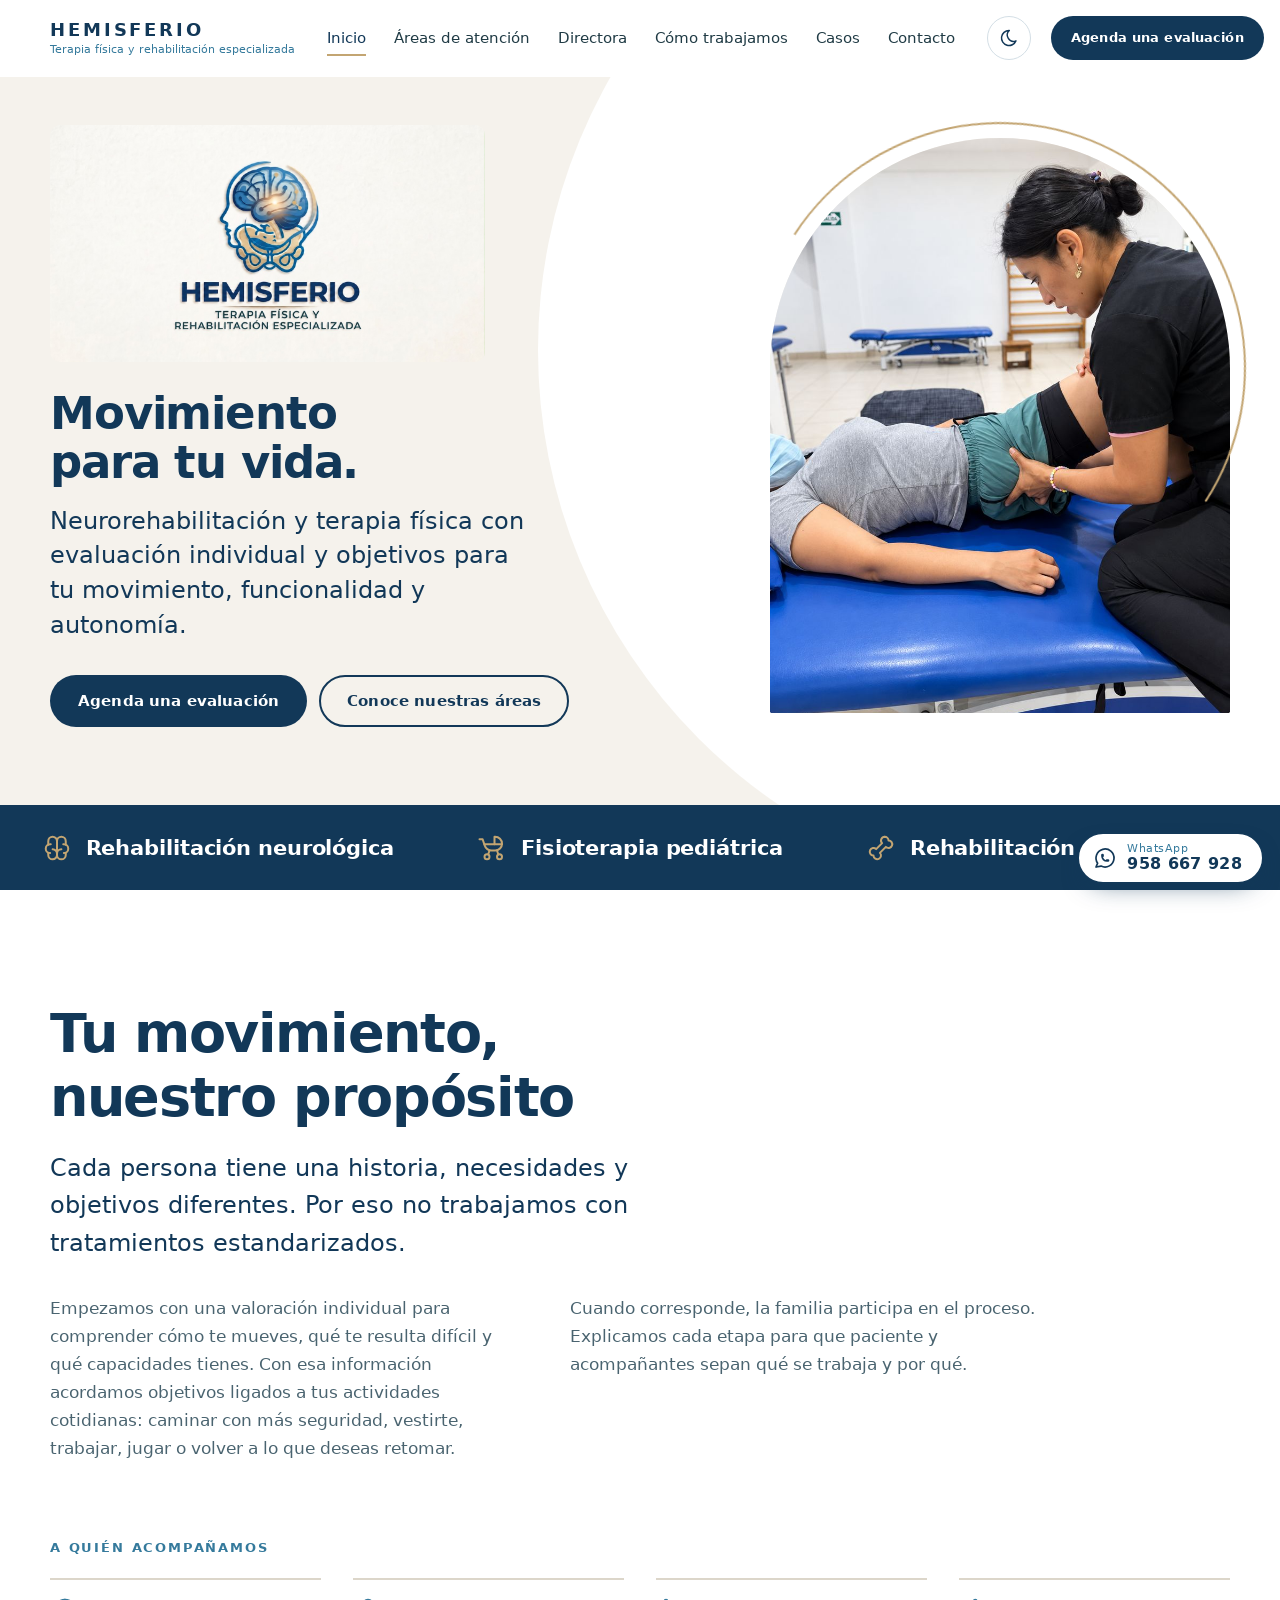
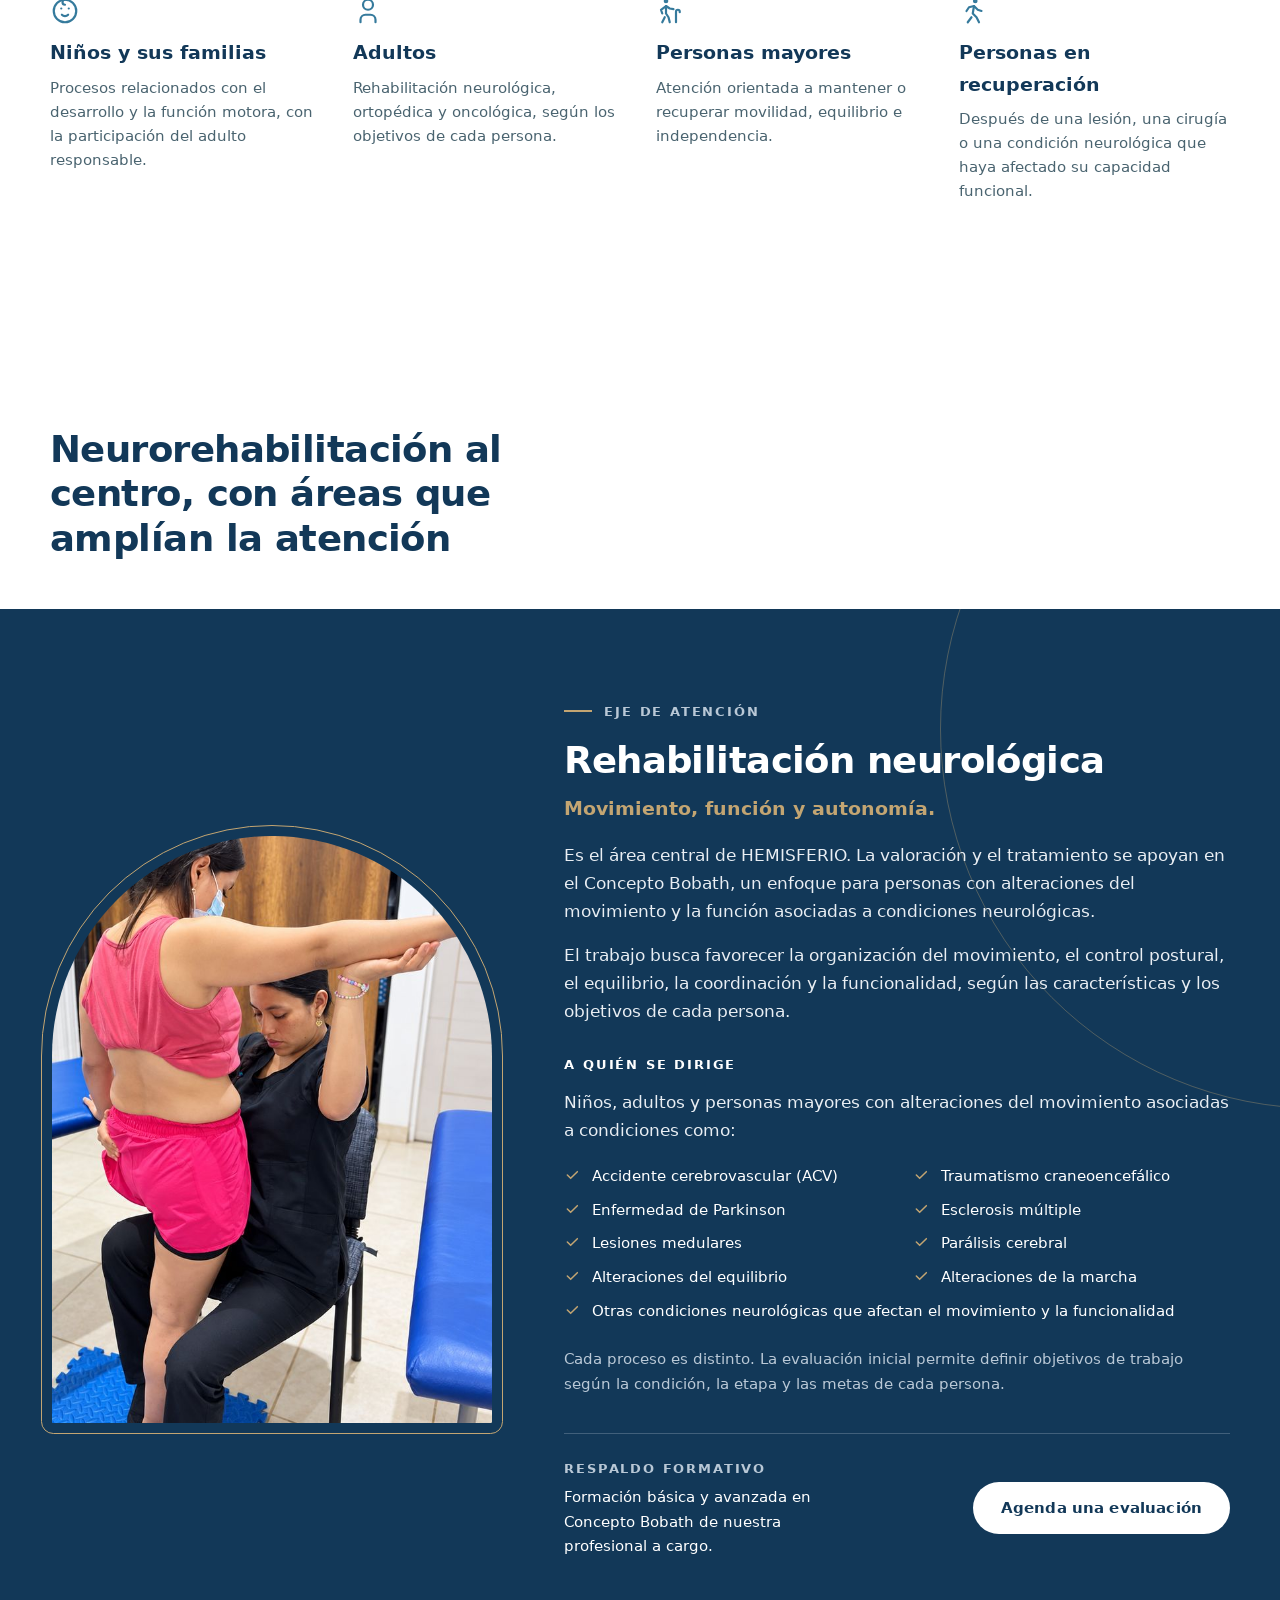
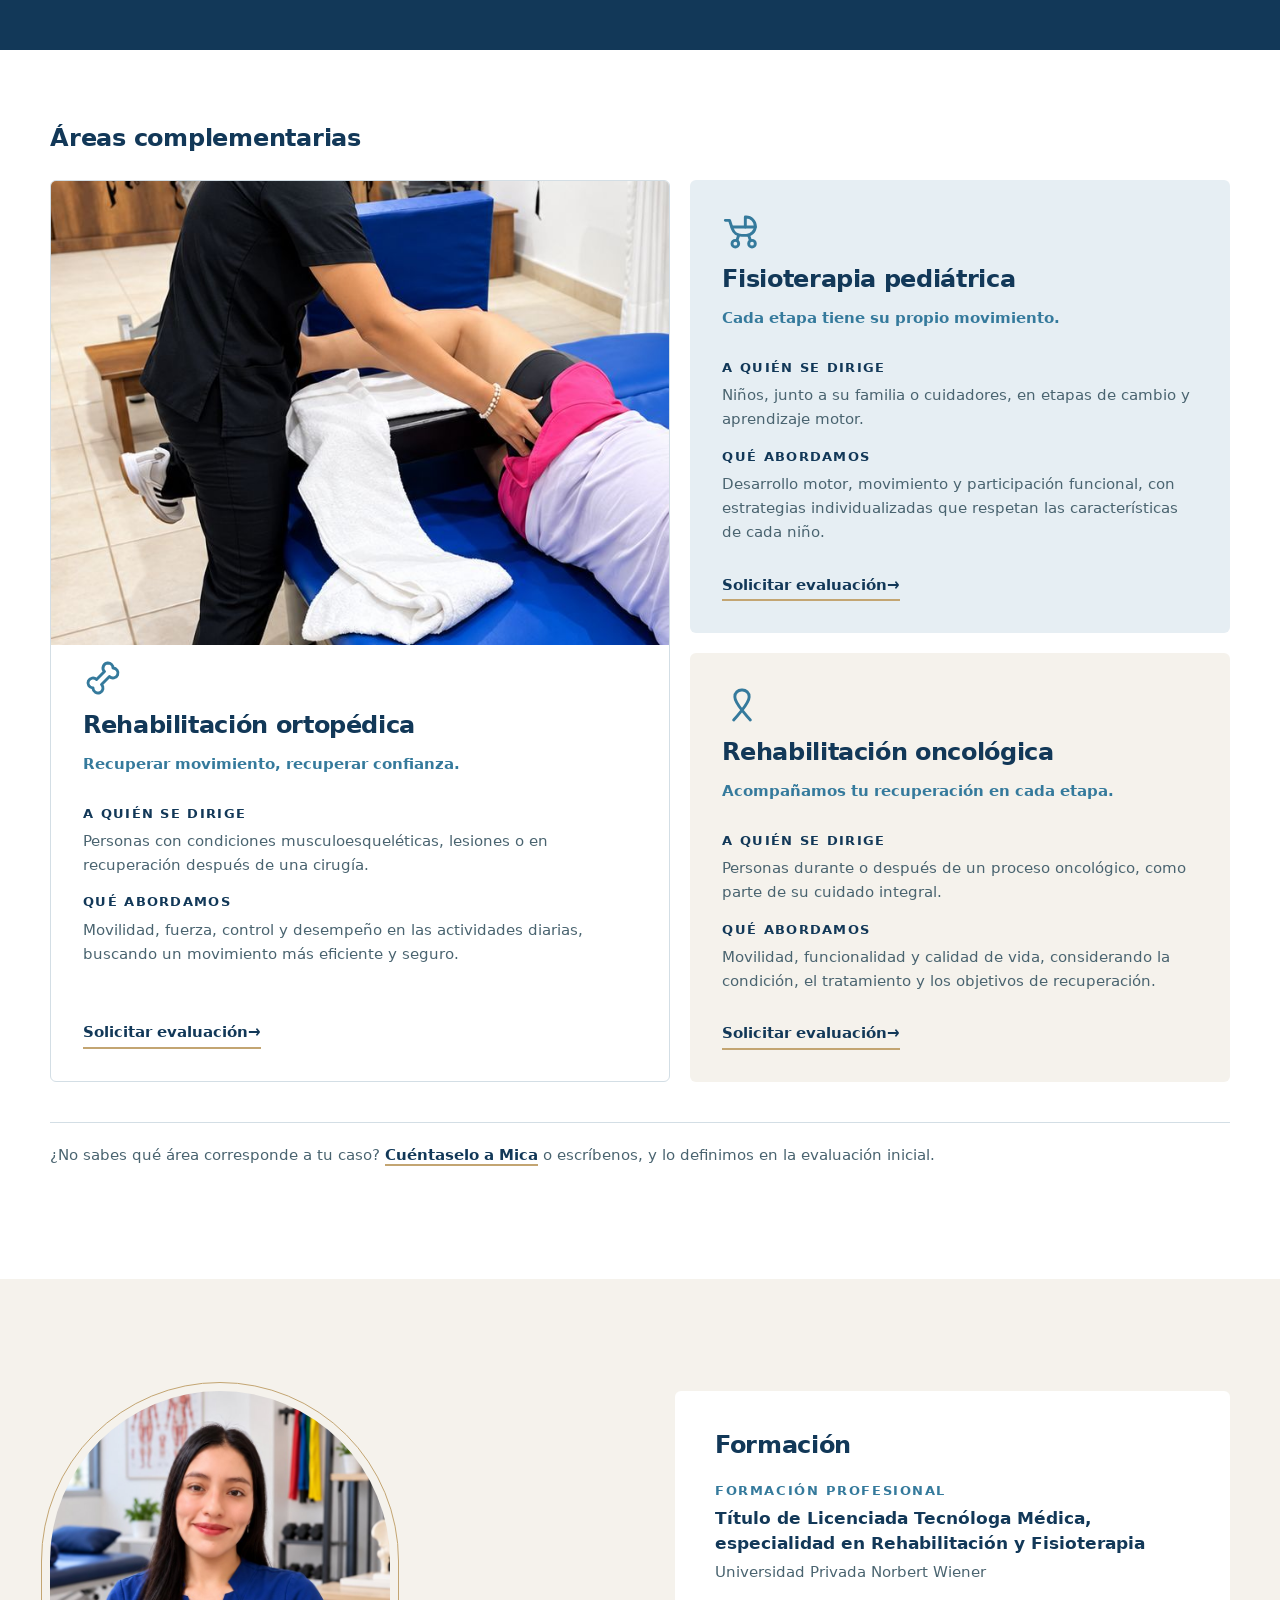
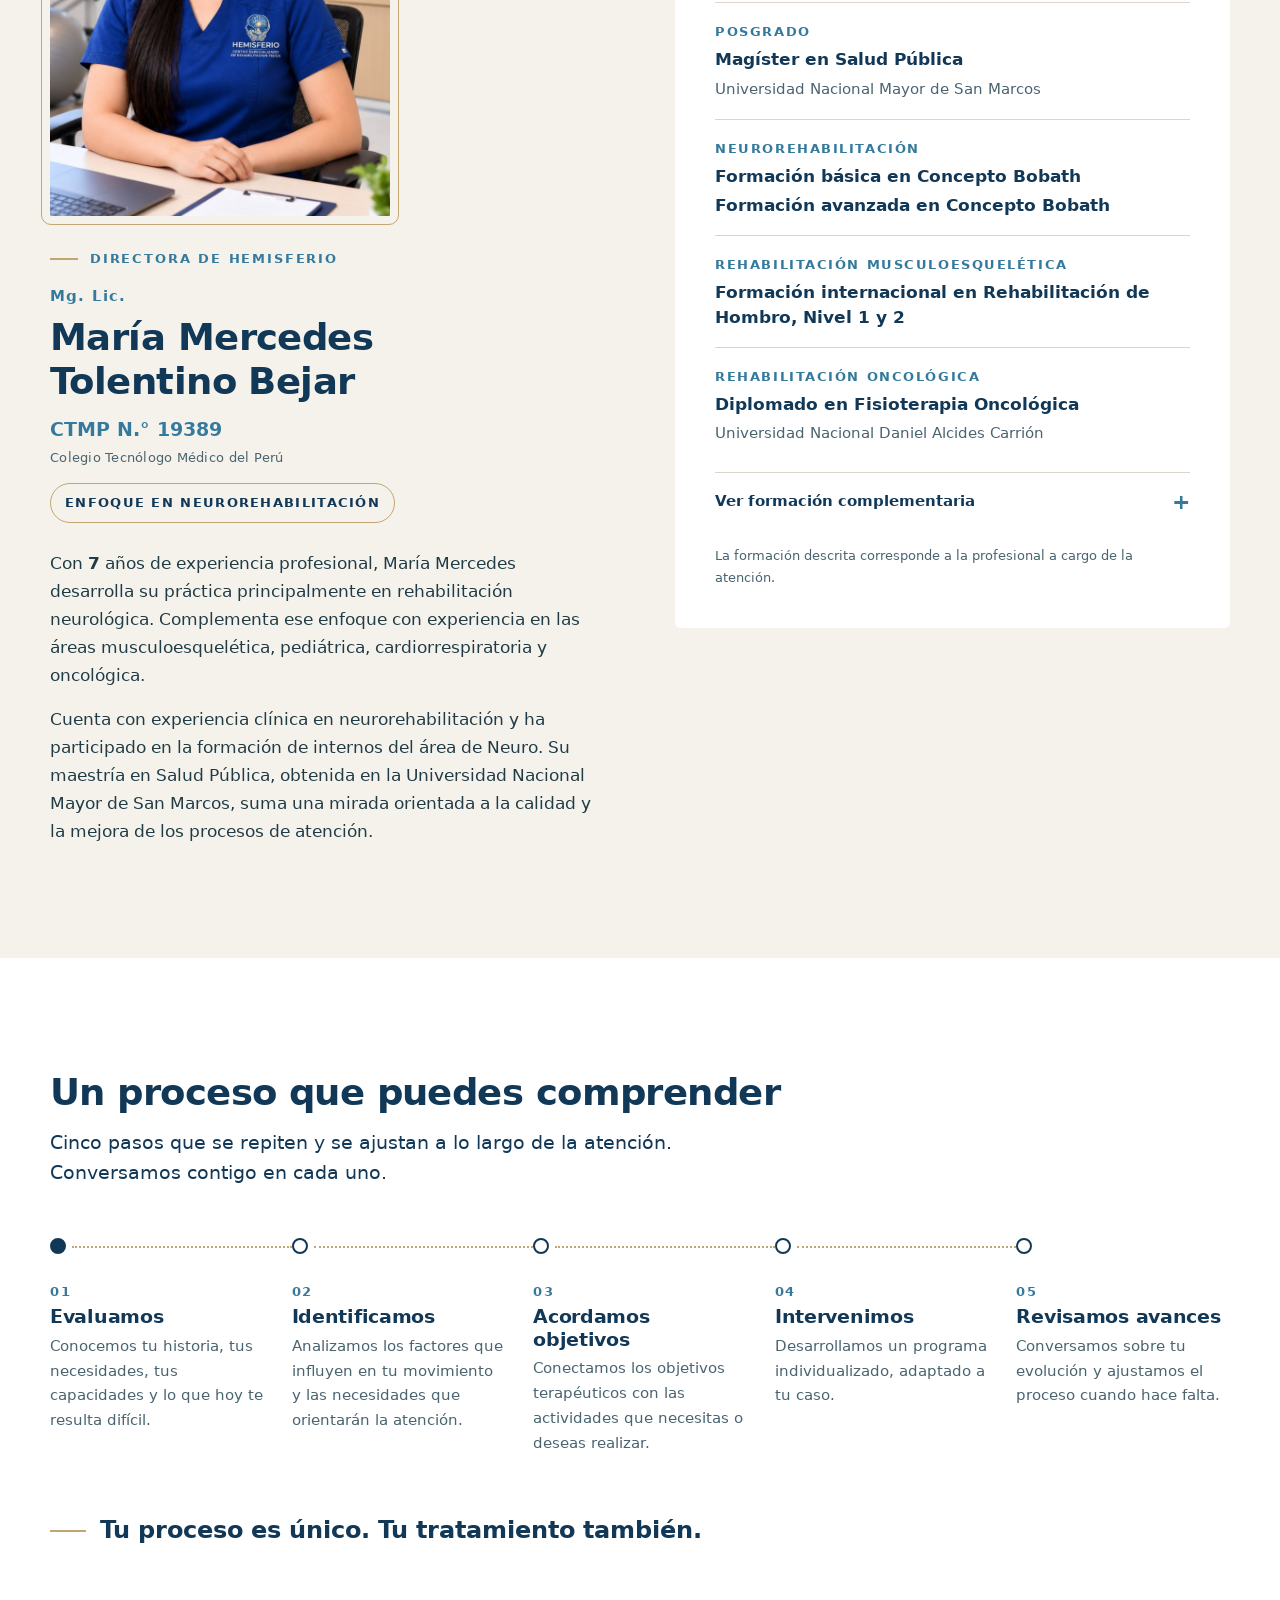
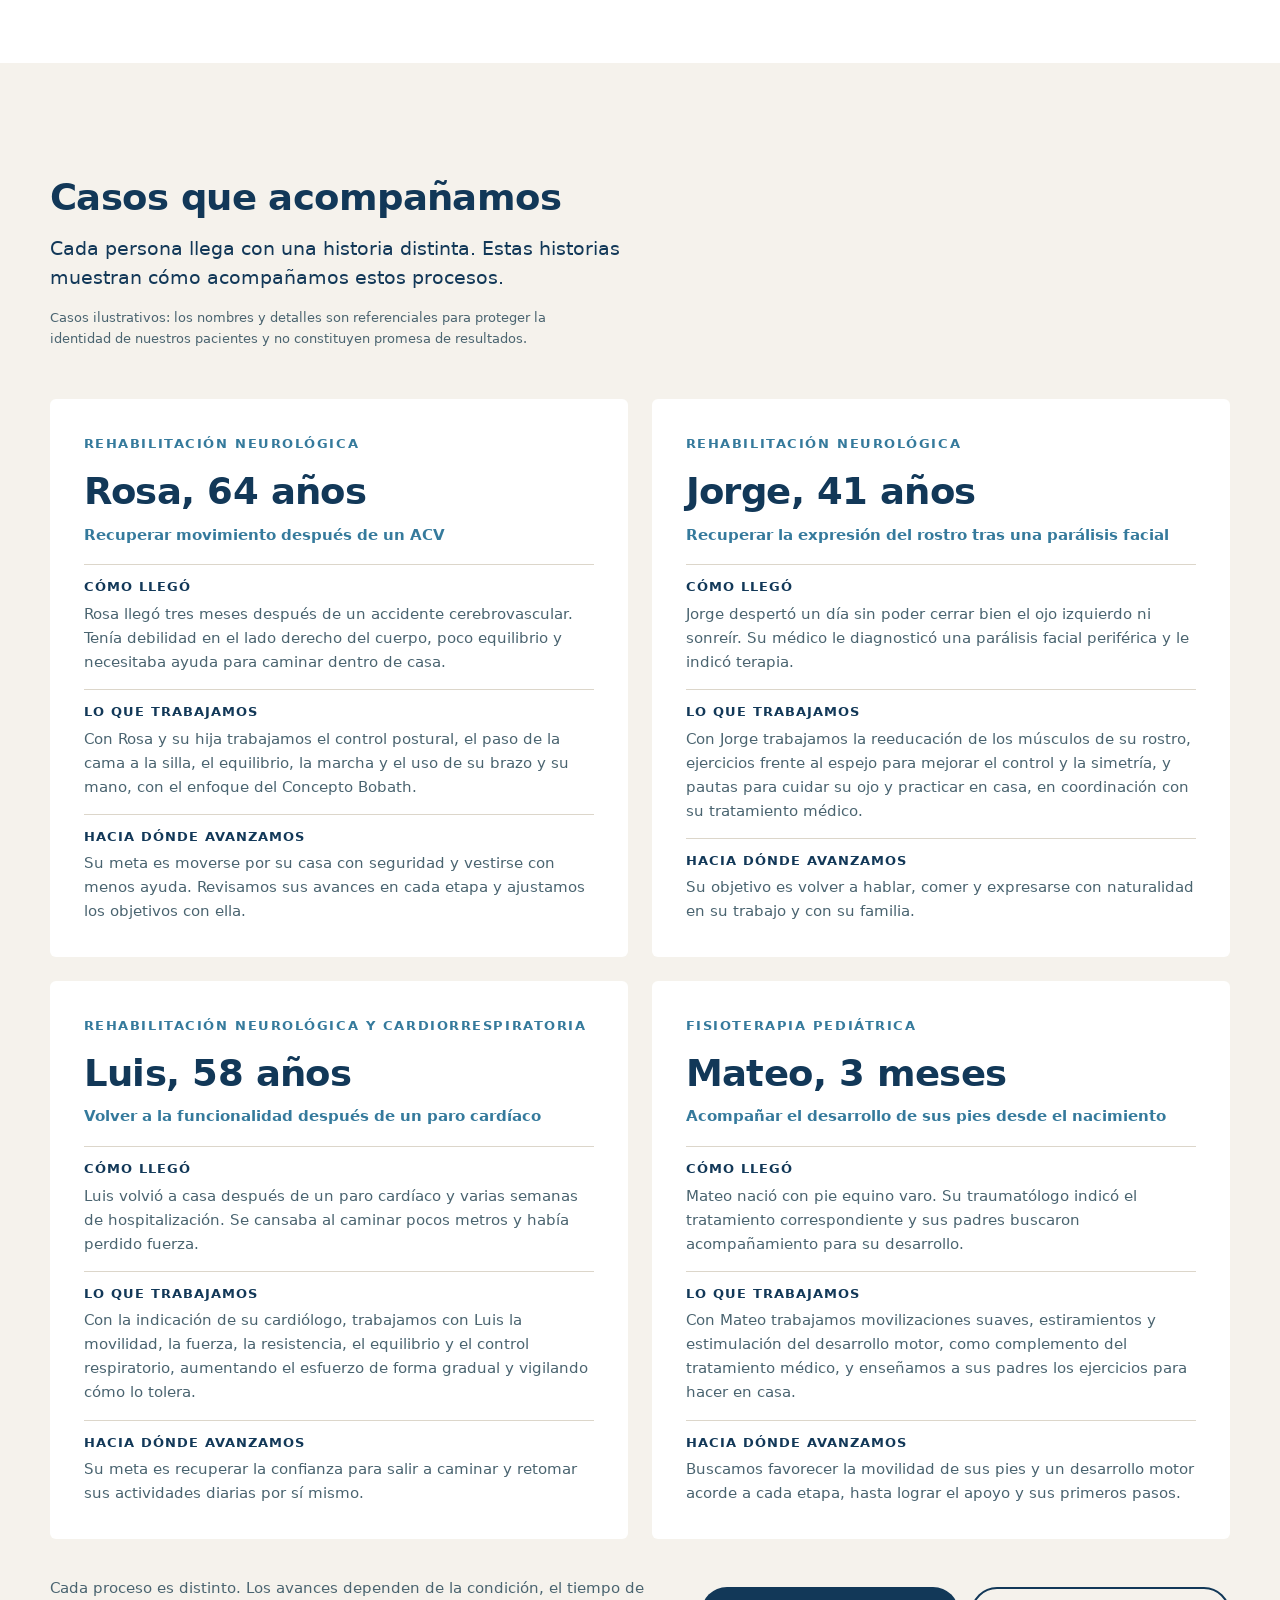
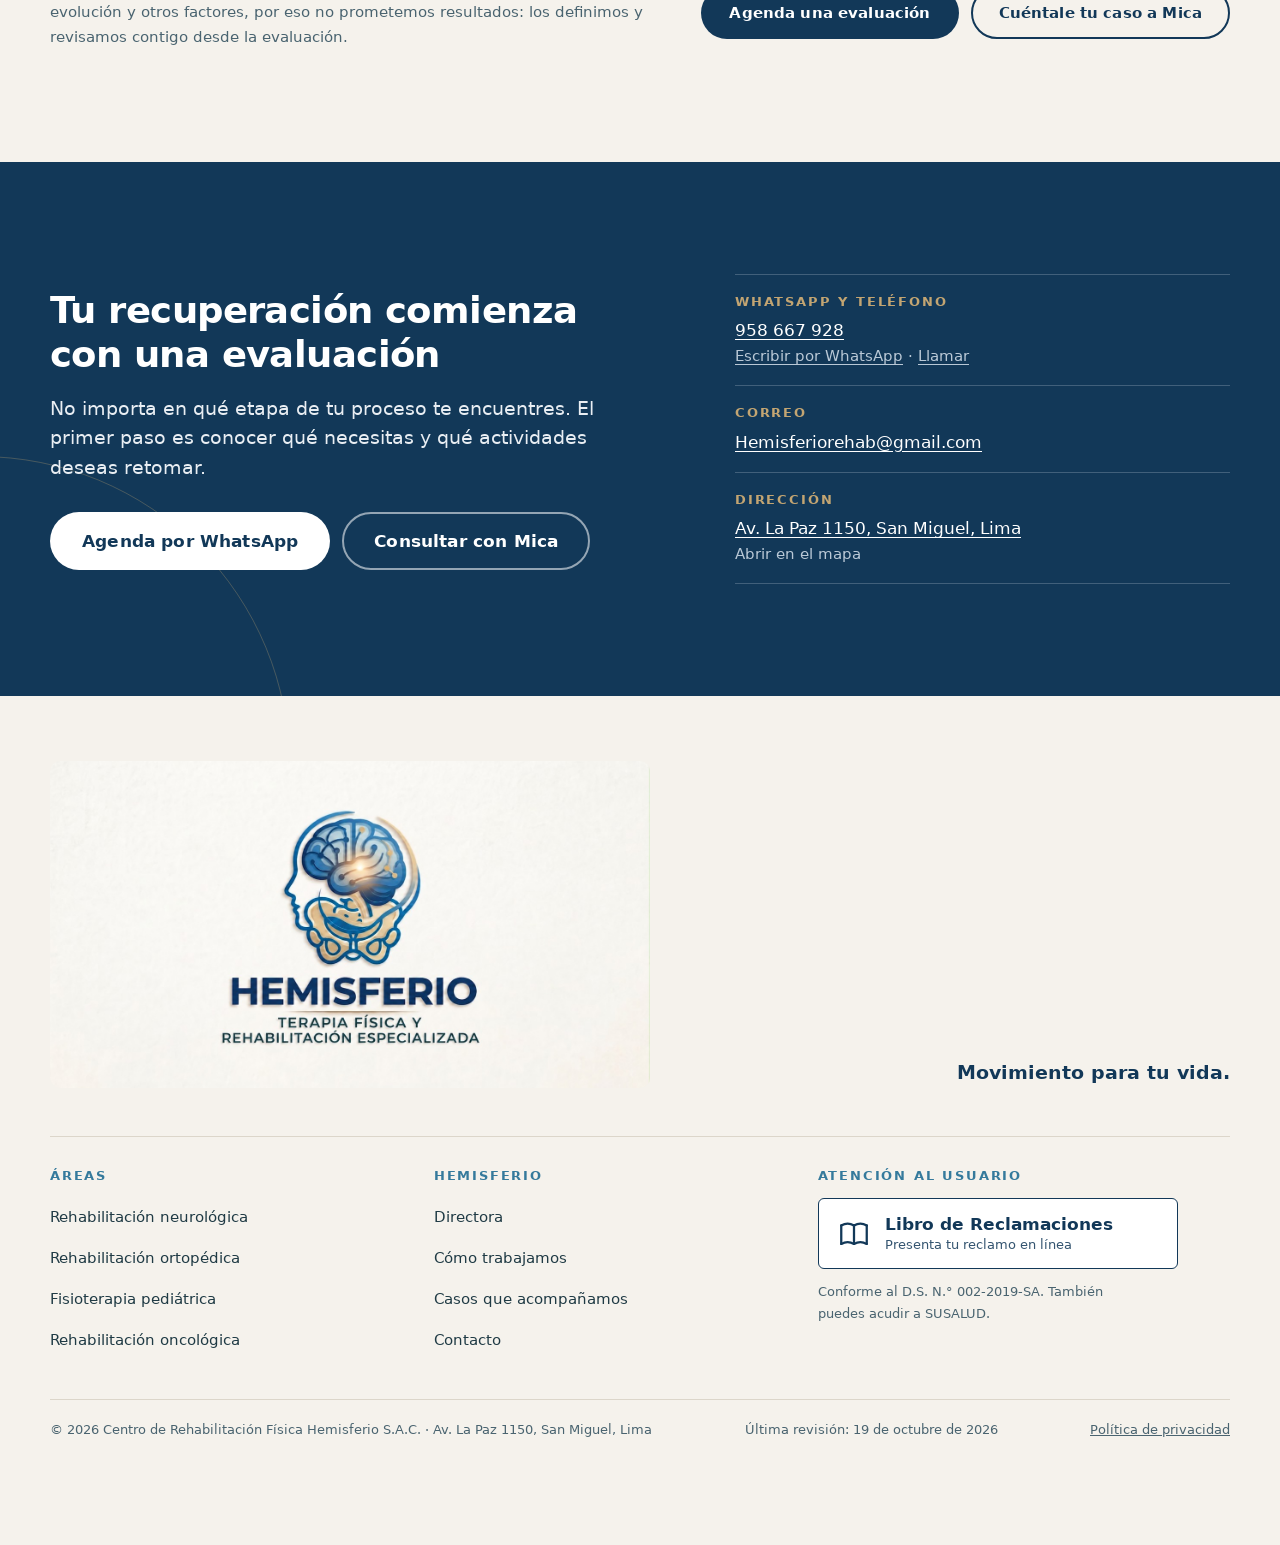
<file: index.html>
<!doctype html>
<html lang="es-PE">
<head>
<meta charset="utf-8">
<meta name="viewport" content="width=device-width, initial-scale=1, viewport-fit=cover">
<title>HEMISFERIO · Terapia física y rehabilitación</title>
<meta name="description" content="HEMISFERIO, terapia física y rehabilitación especializada, con énfasis en neurorehabilitación. Av. La Paz 1150, San Miguel, Lima. Agenda una evaluación al 958 667 928.">
<meta name="theme-color" content="#123858">
<meta property="og:title" content="HEMISFERIO · Movimiento para tu vida">
<meta property="og:description" content="Terapia física y rehabilitación especializada, con énfasis en neurorehabilitación.">
<meta property="og:type" content="website">
<meta property="og:image" content="https://tolentinocj-afk.github.io/web-hemisferio/assets/img/hemisferio-logo-principal.jpg">
<meta property="og:url" content="https://tolentinocj-afk.github.io/web-hemisferio/">
<meta property="og:locale" content="es_PE">
<meta name="twitter:card" content="summary_large_image">
<link rel="canonical" href="https://tolentinocj-afk.github.io/web-hemisferio/">
<link rel="icon" type="image/png" sizes="32x32" href="assets/img/favicon-32.png">
<link rel="icon" type="image/png" sizes="192x192" href="assets/img/icono-192.png">
<link rel="apple-touch-icon" href="assets/img/icono-180.png">
<link rel="manifest" href="manifest.webmanifest">
<link rel="preload" href="assets/fonts/DejaVuSans-Bold.woff2" as="font" type="font/woff2" crossorigin>
<link rel="preload" href="assets/fonts/DejaVuSans.woff2" as="font" type="font/woff2" crossorigin>
<script>try{var t=localStorage.getItem("hemisferio-tema");if(t==="dark"||t==="light")document.documentElement.setAttribute("data-theme",t);}catch(e){}</script>
<link rel="stylesheet" href="css/styles.css">
<script type="application/ld+json">
{
  "@context": "https://schema.org",
  "@graph": [
    {
      "@type": ["Physiotherapy", "MedicalBusiness"],
      "@id": "https://tolentinocj-afk.github.io/web-hemisferio/#centro",
      "name": "HEMISFERIO",
      "legalName": "Centro de Rehabilitación Física Hemisferio S.A.C.",
      "description": "Terapia física y rehabilitación especializada, con énfasis en neurorehabilitación.",
      "slogan": "Movimiento para tu vida.",
      "url": "https://tolentinocj-afk.github.io/web-hemisferio/",
      "logo": "https://tolentinocj-afk.github.io/web-hemisferio/assets/img/hemisferio-logo-principal.jpg",
      "image": "https://tolentinocj-afk.github.io/web-hemisferio/assets/img/hemisferio-evaluacion-cadera.jpg",
      "telephone": "+51958667928",
      "email": "Hemisferiorehab@gmail.com",
      "address": {
        "@type": "PostalAddress",
        "streetAddress": "Av. La Paz 1150",
        "addressLocality": "San Miguel",
        "addressRegion": "Lima",
        "addressCountry": "PE"
      },
      "areaServed": { "@type": "City", "name": "Lima" },
      "medicalSpecialty": ["Physiotherapy", "Neurologic"],
      "availableService": [
        { "@type": "MedicalTherapy", "name": "Rehabilitación neurológica" },
        { "@type": "MedicalTherapy", "name": "Rehabilitación ortopédica" },
        { "@type": "MedicalTherapy", "name": "Fisioterapia pediátrica" },
        { "@type": "MedicalTherapy", "name": "Rehabilitación oncológica" }
      ],
      "founder": { "@id": "https://tolentinocj-afk.github.io/web-hemisferio/#directora" },
      "employee": { "@id": "https://tolentinocj-afk.github.io/web-hemisferio/#directora" }
    },
    {
      "@type": "Person",
      "@id": "https://tolentinocj-afk.github.io/web-hemisferio/#directora",
      "name": "María Mercedes Tolentino Bejar",
      "honorificPrefix": "Mg. Lic.",
      "jobTitle": "Directora de HEMISFERIO",
      "image": "https://tolentinocj-afk.github.io/web-hemisferio/assets/img/maria-mercedes-tolentino-bejar.jpg",
      "worksFor": { "@id": "https://tolentinocj-afk.github.io/web-hemisferio/#centro" },
      "alumniOf": [
        { "@type": "CollegeOrUniversity", "name": "Universidad Privada Norbert Wiener" },
        { "@type": "CollegeOrUniversity", "name": "Universidad Nacional Mayor de San Marcos" }
      ],
      "knowsAbout": ["Neurorehabilitación", "Concepto Bobath", "Terapia física y rehabilitación", "Rehabilitación oncológica", "Rehabilitación de hombro"],
      "hasCredential": [
        {
          "@type": "EducationalOccupationalCredential",
          "credentialCategory": "Colegiatura profesional",
          "name": "CTMP N.° 19389",
          "recognizedBy": { "@type": "Organization", "name": "Colegio Tecnólogo Médico del Perú" }
        },
        {
          "@type": "EducationalOccupationalCredential",
          "credentialCategory": "degree",
          "name": "Licenciada Tecnóloga Médica, especialidad en Rehabilitación y Fisioterapia",
          "recognizedBy": { "@type": "CollegeOrUniversity", "name": "Universidad Privada Norbert Wiener" }
        },
        {
          "@type": "EducationalOccupationalCredential",
          "credentialCategory": "degree",
          "name": "Magíster en Salud Pública",
          "recognizedBy": { "@type": "CollegeOrUniversity", "name": "Universidad Nacional Mayor de San Marcos" }
        },
        { "@type": "EducationalOccupationalCredential", "credentialCategory": "certificate", "name": "Formación básica y avanzada en Concepto Bobath" }
      ]
    },
    {
      "@type": "WebSite",
      "@id": "https://tolentinocj-afk.github.io/web-hemisferio/#sitio",
      "url": "https://tolentinocj-afk.github.io/web-hemisferio/",
      "name": "HEMISFERIO",
      "inLanguage": "es-PE",
      "publisher": { "@id": "https://tolentinocj-afk.github.io/web-hemisferio/#centro" }
    },
    {
      "@type": "WebPage",
      "@id": "https://tolentinocj-afk.github.io/web-hemisferio/#inicio",
      "url": "https://tolentinocj-afk.github.io/web-hemisferio/",
      "name": "HEMISFERIO · Terapia física y rehabilitación",
      "isPartOf": { "@id": "https://tolentinocj-afk.github.io/web-hemisferio/#sitio" },
      "about": { "@id": "https://tolentinocj-afk.github.io/web-hemisferio/#centro" },
      "inLanguage": "es-PE",
      "dateModified": "2026-10-19"
    }
  ]
}
</script>
</head>
<body>
<!--BODY-START-->
<a class="skip" href="#contenido">Saltar al contenido</a>

<!-- A. ENCABEZADO
     El logo maestro no se miniaturiza (manual 1.2, p. 16): el encabezado usa el
     nombre como texto hasta contar con un isotipo específico para formatos pequeños. -->
<header class="site-header" id="top">
  <div class="wrap header-inner">
    <a class="brand" href="#inicio">
      <span class="brand-name">HEMISFERIO</span>
      <span class="brand-desc">Terapia física y rehabilitación especializada</span>
    </a>

    <nav class="nav" id="menu" aria-label="Navegación principal">
      <ul>
        <li><a href="#inicio">Inicio</a></li>
        <li><a href="#areas">Áreas de atención</a></li>
        <li><a href="#profesional">Directora</a></li>
        <li><a href="#como-trabajamos">Cómo trabajamos</a></li>
        <li><a href="#casos">Casos</a></li>
        <li><a href="#contacto">Contacto</a></li>
      </ul>
      <a class="btn btn-primary nav-cta" href="#contacto" data-cta>Agenda una evaluación</a>
    </nav>

    <button class="theme-toggle" type="button" data-theme-toggle aria-pressed="false" aria-label="Activar modo oscuro" title="Cambiar entre modo claro y oscuro">
      <svg class="theme-icon theme-icon-moon" viewBox="0 0 24 24" fill="none" stroke="currentColor" stroke-width="1.75" stroke-linecap="round" stroke-linejoin="round" aria-hidden="true" focusable="false"><path d="M12 3c.132 0 .263 0 .393 0a7.5 7.5 0 0 0 7.92 12.446a9 9 0 1 1 -8.313 -12.454z"/></svg><svg class="theme-icon theme-icon-sun" viewBox="0 0 24 24" fill="none" stroke="currentColor" stroke-width="1.75" stroke-linecap="round" stroke-linejoin="round" aria-hidden="true" focusable="false"><path d="M12 12m-4 0a4 4 0 1 0 8 0a4 4 0 1 0 -8 0"/><path d="M3 12h1m8 -9v1m8 8h1m-9 8v1m-6.4 -15.4l.7 .7m12.1 -.7l-.7 .7m0 11.4l.7 .7m-12.1 -.7l-.7 .7"/></svg>
    </button>
    <a class="btn btn-primary btn-sm header-cta" href="#contacto" data-cta>Agenda una evaluación</a>
    <button class="menu-toggle" type="button" aria-expanded="false" aria-controls="menu" aria-label="Abrir menú">
      <span></span><span></span><span></span>
    </button>
  </div>
</header>

<main id="contenido">

<!-- B. PORTADA -->
<section class="hero" id="inicio" aria-label="Presentación">
  <div class="wrap hero-grid">
    <div class="hero-copy">
      <h1 class="hero-logo">
        <img src="assets/img/hemisferio-logo-principal.jpg" width="1400" height="763"
             alt="HEMISFERIO, terapia física y rehabilitación especializada">
      </h1>
      <p class="hero-tagline">Movimiento para tu vida.</p>
      <p class="hero-sub">Neurorehabilitación y terapia física con evaluación individual y objetivos para tu movimiento, funcionalidad y autonomía.</p>
      <div class="hero-actions">
        <a class="btn btn-primary" href="#contacto" data-cta>Agenda una evaluación</a>
        <a class="btn btn-ghost" href="#areas">Conoce nuestras áreas</a>
      </div>
    </div>

    <figure class="hero-media">
      <span class="hero-ring" aria-hidden="true"></span>
      <div class="arch">
        <img src="assets/img/hemisferio-evaluacion-cadera.jpg" width="861" height="1100"
             alt="Terapeuta guía con sus manos el movimiento de cadera de una paciente recostada de lado en la camilla.">
      </div>
    </figure>
  </div>
</section>

<!-- B2. FRANJA DE ESPECIALIDADES (en movimiento; estática si el usuario reduce animaciones) -->
<section class="mq" aria-label="Especialidades de HEMISFERIO">
  <div class="mq-track">
    <ul class="mq-group"><li><a href="#neurologica"><svg class="mq-icon" viewBox="0 0 24 24" fill="none" stroke="currentColor" stroke-width="1.6" stroke-linecap="round" stroke-linejoin="round" aria-hidden="true" focusable="false"><path d="M15.5 13a3.5 3.5 0 0 0 -3.5 3.5v1a3.5 3.5 0 0 0 7 0v-1.8"/><path d="M8.5 13a3.5 3.5 0 0 1 3.5 3.5v1a3.5 3.5 0 0 1 -7 0v-1.8"/><path d="M17.5 16a3.5 3.5 0 0 0 0 -7h-.5"/><path d="M19 9.3v-2.8a3.5 3.5 0 0 0 -7 0"/><path d="M6.5 16a3.5 3.5 0 0 1 0 -7h.5"/><path d="M5 9.3v-2.8a3.5 3.5 0 0 1 7 0v10"/></svg><span>Rehabilitación neurológica</span></a></li><li><a href="#pediatrica"><svg class="mq-icon" viewBox="0 0 24 24" fill="none" stroke="currentColor" stroke-width="1.6" stroke-linecap="round" stroke-linejoin="round" aria-hidden="true" focusable="false"><path d="M8 19m-2 0a2 2 0 1 0 4 0a2 2 0 1 0 -4 0"/><path d="M18 19m-2 0a2 2 0 1 0 4 0a2 2 0 1 0 -4 0"/><path d="M2 5h2.5l1.632 4.897a6 6 0 0 0 5.693 4.103h2.675a5.5 5.5 0 0 0 0 -11h-.5v6"/><path d="M6 9h14"/><path d="M9 17l1 -3"/><path d="M16 14l1 3"/></svg><span>Fisioterapia pediátrica</span></a></li><li><a href="#ortopedica"><svg class="mq-icon" viewBox="0 0 24 24" fill="none" stroke="currentColor" stroke-width="1.6" stroke-linecap="round" stroke-linejoin="round" aria-hidden="true" focusable="false"><path d="M15 3a3 3 0 0 1 3 3a3 3 0 1 1 -2.12 5.122l-4.758 4.758a3 3 0 1 1 -5.117 2.297l0 -.177l-.176 0a3 3 0 1 1 2.298 -5.115l4.758 -4.758a3 3 0 0 1 2.12 -5.122z"/></svg><span>Rehabilitación ortopédica</span></a></li><li><a href="#oncologica"><svg class="mq-icon" viewBox="0 0 24 24" fill="none" stroke="currentColor" stroke-width="1.6" stroke-linecap="round" stroke-linejoin="round" aria-hidden="true" focusable="false"><path d="M7 21s9.286 -9.841 9.286 -13.841a3.864 3.864 0 0 0 -1.182 -3.008a4.13 4.13 0 0 0 -3.104 -1.144a4.13 4.13 0 0 0 -3.104 1.143a3.864 3.864 0 0 0 -1.182 3.01c0 4 9.286 13.84 9.286 13.84"/></svg><span>Rehabilitación oncológica</span></a></li></ul>
    <ul class="mq-group" aria-hidden="true"><li><a href="#neurologica" tabindex="-1"><svg class="mq-icon" viewBox="0 0 24 24" fill="none" stroke="currentColor" stroke-width="1.6" stroke-linecap="round" stroke-linejoin="round" aria-hidden="true" focusable="false"><path d="M15.5 13a3.5 3.5 0 0 0 -3.5 3.5v1a3.5 3.5 0 0 0 7 0v-1.8"/><path d="M8.5 13a3.5 3.5 0 0 1 3.5 3.5v1a3.5 3.5 0 0 1 -7 0v-1.8"/><path d="M17.5 16a3.5 3.5 0 0 0 0 -7h-.5"/><path d="M19 9.3v-2.8a3.5 3.5 0 0 0 -7 0"/><path d="M6.5 16a3.5 3.5 0 0 1 0 -7h.5"/><path d="M5 9.3v-2.8a3.5 3.5 0 0 1 7 0v10"/></svg><span>Rehabilitación neurológica</span></a></li><li><a href="#pediatrica" tabindex="-1"><svg class="mq-icon" viewBox="0 0 24 24" fill="none" stroke="currentColor" stroke-width="1.6" stroke-linecap="round" stroke-linejoin="round" aria-hidden="true" focusable="false"><path d="M8 19m-2 0a2 2 0 1 0 4 0a2 2 0 1 0 -4 0"/><path d="M18 19m-2 0a2 2 0 1 0 4 0a2 2 0 1 0 -4 0"/><path d="M2 5h2.5l1.632 4.897a6 6 0 0 0 5.693 4.103h2.675a5.5 5.5 0 0 0 0 -11h-.5v6"/><path d="M6 9h14"/><path d="M9 17l1 -3"/><path d="M16 14l1 3"/></svg><span>Fisioterapia pediátrica</span></a></li><li><a href="#ortopedica" tabindex="-1"><svg class="mq-icon" viewBox="0 0 24 24" fill="none" stroke="currentColor" stroke-width="1.6" stroke-linecap="round" stroke-linejoin="round" aria-hidden="true" focusable="false"><path d="M15 3a3 3 0 0 1 3 3a3 3 0 1 1 -2.12 5.122l-4.758 4.758a3 3 0 1 1 -5.117 2.297l0 -.177l-.176 0a3 3 0 1 1 2.298 -5.115l4.758 -4.758a3 3 0 0 1 2.12 -5.122z"/></svg><span>Rehabilitación ortopédica</span></a></li><li><a href="#oncologica" tabindex="-1"><svg class="mq-icon" viewBox="0 0 24 24" fill="none" stroke="currentColor" stroke-width="1.6" stroke-linecap="round" stroke-linejoin="round" aria-hidden="true" focusable="false"><path d="M7 21s9.286 -9.841 9.286 -13.841a3.864 3.864 0 0 0 -1.182 -3.008a4.13 4.13 0 0 0 -3.104 -1.144a4.13 4.13 0 0 0 -3.104 1.143a3.864 3.864 0 0 0 -1.182 3.01c0 4 9.286 13.84 9.286 13.84"/></svg><span>Rehabilitación oncológica</span></a></li></ul>
    <ul class="mq-group" aria-hidden="true"><li><a href="#neurologica" tabindex="-1"><svg class="mq-icon" viewBox="0 0 24 24" fill="none" stroke="currentColor" stroke-width="1.6" stroke-linecap="round" stroke-linejoin="round" aria-hidden="true" focusable="false"><path d="M15.5 13a3.5 3.5 0 0 0 -3.5 3.5v1a3.5 3.5 0 0 0 7 0v-1.8"/><path d="M8.5 13a3.5 3.5 0 0 1 3.5 3.5v1a3.5 3.5 0 0 1 -7 0v-1.8"/><path d="M17.5 16a3.5 3.5 0 0 0 0 -7h-.5"/><path d="M19 9.3v-2.8a3.5 3.5 0 0 0 -7 0"/><path d="M6.5 16a3.5 3.5 0 0 1 0 -7h.5"/><path d="M5 9.3v-2.8a3.5 3.5 0 0 1 7 0v10"/></svg><span>Rehabilitación neurológica</span></a></li><li><a href="#pediatrica" tabindex="-1"><svg class="mq-icon" viewBox="0 0 24 24" fill="none" stroke="currentColor" stroke-width="1.6" stroke-linecap="round" stroke-linejoin="round" aria-hidden="true" focusable="false"><path d="M8 19m-2 0a2 2 0 1 0 4 0a2 2 0 1 0 -4 0"/><path d="M18 19m-2 0a2 2 0 1 0 4 0a2 2 0 1 0 -4 0"/><path d="M2 5h2.5l1.632 4.897a6 6 0 0 0 5.693 4.103h2.675a5.5 5.5 0 0 0 0 -11h-.5v6"/><path d="M6 9h14"/><path d="M9 17l1 -3"/><path d="M16 14l1 3"/></svg><span>Fisioterapia pediátrica</span></a></li><li><a href="#ortopedica" tabindex="-1"><svg class="mq-icon" viewBox="0 0 24 24" fill="none" stroke="currentColor" stroke-width="1.6" stroke-linecap="round" stroke-linejoin="round" aria-hidden="true" focusable="false"><path d="M15 3a3 3 0 0 1 3 3a3 3 0 1 1 -2.12 5.122l-4.758 4.758a3 3 0 1 1 -5.117 2.297l0 -.177l-.176 0a3 3 0 1 1 2.298 -5.115l4.758 -4.758a3 3 0 0 1 2.12 -5.122z"/></svg><span>Rehabilitación ortopédica</span></a></li><li><a href="#oncologica" tabindex="-1"><svg class="mq-icon" viewBox="0 0 24 24" fill="none" stroke="currentColor" stroke-width="1.6" stroke-linecap="round" stroke-linejoin="round" aria-hidden="true" focusable="false"><path d="M7 21s9.286 -9.841 9.286 -13.841a3.864 3.864 0 0 0 -1.182 -3.008a4.13 4.13 0 0 0 -3.104 -1.144a4.13 4.13 0 0 0 -3.104 1.143a3.864 3.864 0 0 0 -1.182 3.01c0 4 9.286 13.84 9.286 13.84"/></svg><span>Rehabilitación oncológica</span></a></li></ul>
    <ul class="mq-group" aria-hidden="true"><li><a href="#neurologica" tabindex="-1"><svg class="mq-icon" viewBox="0 0 24 24" fill="none" stroke="currentColor" stroke-width="1.6" stroke-linecap="round" stroke-linejoin="round" aria-hidden="true" focusable="false"><path d="M15.5 13a3.5 3.5 0 0 0 -3.5 3.5v1a3.5 3.5 0 0 0 7 0v-1.8"/><path d="M8.5 13a3.5 3.5 0 0 1 3.5 3.5v1a3.5 3.5 0 0 1 -7 0v-1.8"/><path d="M17.5 16a3.5 3.5 0 0 0 0 -7h-.5"/><path d="M19 9.3v-2.8a3.5 3.5 0 0 0 -7 0"/><path d="M6.5 16a3.5 3.5 0 0 1 0 -7h.5"/><path d="M5 9.3v-2.8a3.5 3.5 0 0 1 7 0v10"/></svg><span>Rehabilitación neurológica</span></a></li><li><a href="#pediatrica" tabindex="-1"><svg class="mq-icon" viewBox="0 0 24 24" fill="none" stroke="currentColor" stroke-width="1.6" stroke-linecap="round" stroke-linejoin="round" aria-hidden="true" focusable="false"><path d="M8 19m-2 0a2 2 0 1 0 4 0a2 2 0 1 0 -4 0"/><path d="M18 19m-2 0a2 2 0 1 0 4 0a2 2 0 1 0 -4 0"/><path d="M2 5h2.5l1.632 4.897a6 6 0 0 0 5.693 4.103h2.675a5.5 5.5 0 0 0 0 -11h-.5v6"/><path d="M6 9h14"/><path d="M9 17l1 -3"/><path d="M16 14l1 3"/></svg><span>Fisioterapia pediátrica</span></a></li><li><a href="#ortopedica" tabindex="-1"><svg class="mq-icon" viewBox="0 0 24 24" fill="none" stroke="currentColor" stroke-width="1.6" stroke-linecap="round" stroke-linejoin="round" aria-hidden="true" focusable="false"><path d="M15 3a3 3 0 0 1 3 3a3 3 0 1 1 -2.12 5.122l-4.758 4.758a3 3 0 1 1 -5.117 2.297l0 -.177l-.176 0a3 3 0 1 1 2.298 -5.115l4.758 -4.758a3 3 0 0 1 2.12 -5.122z"/></svg><span>Rehabilitación ortopédica</span></a></li><li><a href="#oncologica" tabindex="-1"><svg class="mq-icon" viewBox="0 0 24 24" fill="none" stroke="currentColor" stroke-width="1.6" stroke-linecap="round" stroke-linejoin="round" aria-hidden="true" focusable="false"><path d="M7 21s9.286 -9.841 9.286 -13.841a3.864 3.864 0 0 0 -1.182 -3.008a4.13 4.13 0 0 0 -3.104 -1.144a4.13 4.13 0 0 0 -3.104 1.143a3.864 3.864 0 0 0 -1.182 3.01c0 4 9.286 13.84 9.286 13.84"/></svg><span>Rehabilitación oncológica</span></a></li></ul>
  </div>
</section>

<!-- C. PROPÓSITO -->
<section class="band" id="proposito" aria-labelledby="prop-title">
  <div class="wrap">
    <div class="manifesto">
      <h2 id="prop-title">Tu movimiento, nuestro propósito</h2>
      <p class="lead">Cada persona tiene una historia, necesidades y objetivos diferentes. Por eso no trabajamos con tratamientos estandarizados.</p>
      <div class="manifesto-cols">
        <p>Empezamos con una valoración individual para comprender cómo te mueves, qué te resulta difícil y qué capacidades tienes. Con esa información acordamos objetivos ligados a tus actividades cotidianas: caminar con más seguridad, vestirte, trabajar, jugar o volver a lo que deseas retomar.</p>
        <p>Cuando corresponde, la familia participa en el proceso. Explicamos cada etapa para que paciente y acompañantes sepan qué se trabaja y por qué.</p>
      </div>
    </div>

    <div class="who" aria-labelledby="who-title">
      <h3 id="who-title" class="who-title">A quién acompañamos</h3>
      <ul class="who-list">
        <li>
          <svg class="who-icon" viewBox="0 0 24 24" fill="none" stroke="currentColor" stroke-width="1.75" stroke-linecap="round" stroke-linejoin="round" aria-hidden="true" focusable="false"><path d="M12 12m-9 0a9 9 0 1 0 18 0a9 9 0 1 0 -18 0"/><path d="M9 10l.01 0"/><path d="M15 10l.01 0"/><path d="M9.5 15a3.5 3.5 0 0 0 5 0"/><path d="M12 3a2 2 0 0 0 0 4"/></svg>
          <strong>Niños y sus familias</strong>
          <span>Procesos relacionados con el desarrollo y la función motora, con la participación del adulto responsable.</span>
        </li>
        <li>
          <svg class="who-icon" viewBox="0 0 24 24" fill="none" stroke="currentColor" stroke-width="1.75" stroke-linecap="round" stroke-linejoin="round" aria-hidden="true" focusable="false"><path d="M8 7a4 4 0 1 0 8 0a4 4 0 0 0 -8 0"/><path d="M6 21v-2a4 4 0 0 1 4 -4h4a4 4 0 0 1 4 4v2"/></svg>
          <strong>Adultos</strong>
          <span>Rehabilitación neurológica, ortopédica y oncológica, según los objetivos de cada persona.</span>
        </li>
        <li>
          <svg class="who-icon" viewBox="0 0 24 24" fill="none" stroke="currentColor" stroke-width="1.75" stroke-linecap="round" stroke-linejoin="round" aria-hidden="true" focusable="false"><path d="M11 21l-1 -4l-2 -3v-6"/><path d="M5 14l-1 -3l4 -3l3 2l3 .5"/><path d="M8 4m-1 0a1 1 0 1 0 2 0a1 1 0 1 0 -2 0"/><path d="M7 17l-2 4"/><path d="M16 21v-8.5a1.5 1.5 0 0 1 3 0v.5"/></svg>
          <strong>Personas mayores</strong>
          <span>Atención orientada a mantener o recuperar movilidad, equilibrio e independencia.</span>
        </li>
        <li>
          <svg class="who-icon" viewBox="0 0 24 24" fill="none" stroke="currentColor" stroke-width="1.75" stroke-linecap="round" stroke-linejoin="round" aria-hidden="true" focusable="false"><path d="M13 4m-1 0a1 1 0 1 0 2 0a1 1 0 1 0 -2 0"/><path d="M7 21l3 -4"/><path d="M16 21l-2 -4l-3 -3l1 -6"/><path d="M6 12l2 -3l4 -1l3 3l3 1"/></svg>
          <strong>Personas en recuperación</strong>
          <span>Después de una lesión, una cirugía o una condición neurológica que haya afectado su capacidad funcional.</span>
        </li>
      </ul>
    </div>
  </div>
</section>

<!-- D. ÁREAS DE ATENCIÓN -->
<section class="areas" id="areas" aria-labelledby="areas-title">
  <div class="wrap areas-head">
    <h2 id="areas-title">Neurorehabilitación al centro, con áreas que amplían la atención</h2>
  </div>

  <article class="neuro" id="neurologica" aria-labelledby="neuro-title">
    <div class="wrap neuro-grid">
      <figure class="neuro-media">
        <div class="half-arch">
          <img src="assets/img/hemisferio-control-postural.jpg" width="666" height="1100" loading="lazy"
               alt="Terapeuta sentada sostiene el brazo extendido de una paciente de pie y guía su cadera durante un ejercicio de control postural.">
        </div>
      </figure>
      <div class="neuro-body">
        <p class="eyebrow eyebrow-light">Eje de atención</p>
        <h3 id="neuro-title">Rehabilitación neurológica</h3>
        <p class="neuro-motto">Movimiento, función y autonomía.</p>
        <p>Es el área central de HEMISFERIO. La valoración y el tratamiento se apoyan en el Concepto Bobath, un enfoque para personas con alteraciones del movimiento y la función asociadas a condiciones neurológicas.</p>
        <p>El trabajo busca favorecer la organización del movimiento, el control postural, el equilibrio, la coordinación y la funcionalidad, según las características y los objetivos de cada persona.</p>

        <h4 class="neuro-sub">A quién se dirige</h4>
        <p>Niños, adultos y personas mayores con alteraciones del movimiento asociadas a condiciones como:</p>
        <ul class="conditions">
          <li><svg class="cond-icon" viewBox="0 0 24 24" fill="none" stroke="currentColor" stroke-width="2.25" stroke-linecap="round" stroke-linejoin="round" aria-hidden="true" focusable="false"><path d="M5 12l5 5l10 -10"/></svg>Accidente cerebrovascular (ACV)</li>
          <li><svg class="cond-icon" viewBox="0 0 24 24" fill="none" stroke="currentColor" stroke-width="2.25" stroke-linecap="round" stroke-linejoin="round" aria-hidden="true" focusable="false"><path d="M5 12l5 5l10 -10"/></svg>Traumatismo craneoencefálico</li>
          <li><svg class="cond-icon" viewBox="0 0 24 24" fill="none" stroke="currentColor" stroke-width="2.25" stroke-linecap="round" stroke-linejoin="round" aria-hidden="true" focusable="false"><path d="M5 12l5 5l10 -10"/></svg>Enfermedad de Parkinson</li>
          <li><svg class="cond-icon" viewBox="0 0 24 24" fill="none" stroke="currentColor" stroke-width="2.25" stroke-linecap="round" stroke-linejoin="round" aria-hidden="true" focusable="false"><path d="M5 12l5 5l10 -10"/></svg>Esclerosis múltiple</li>
          <li><svg class="cond-icon" viewBox="0 0 24 24" fill="none" stroke="currentColor" stroke-width="2.25" stroke-linecap="round" stroke-linejoin="round" aria-hidden="true" focusable="false"><path d="M5 12l5 5l10 -10"/></svg>Lesiones medulares</li>
          <li><svg class="cond-icon" viewBox="0 0 24 24" fill="none" stroke="currentColor" stroke-width="2.25" stroke-linecap="round" stroke-linejoin="round" aria-hidden="true" focusable="false"><path d="M5 12l5 5l10 -10"/></svg>Parálisis cerebral</li>
          <li><svg class="cond-icon" viewBox="0 0 24 24" fill="none" stroke="currentColor" stroke-width="2.25" stroke-linecap="round" stroke-linejoin="round" aria-hidden="true" focusable="false"><path d="M5 12l5 5l10 -10"/></svg>Alteraciones del equilibrio</li>
          <li><svg class="cond-icon" viewBox="0 0 24 24" fill="none" stroke="currentColor" stroke-width="2.25" stroke-linecap="round" stroke-linejoin="round" aria-hidden="true" focusable="false"><path d="M5 12l5 5l10 -10"/></svg>Alteraciones de la marcha</li>
          <li class="wide"><svg class="cond-icon" viewBox="0 0 24 24" fill="none" stroke="currentColor" stroke-width="2.25" stroke-linecap="round" stroke-linejoin="round" aria-hidden="true" focusable="false"><path d="M5 12l5 5l10 -10"/></svg>Otras condiciones neurológicas que afectan el movimiento y la funcionalidad</li>
        </ul>
        <p class="note">Cada proceso es distinto. La evaluación inicial permite definir objetivos de trabajo según la condición, la etapa y las metas de cada persona.</p>

        <div class="neuro-foot">
          <p class="backing"><span>Respaldo formativo</span>Formación básica y avanzada en Concepto Bobath de nuestra profesional a cargo.</p>
          <a class="btn btn-light" href="#contacto" data-cta data-area="rehabilitación neurológica">Agenda una evaluación</a>
        </div>
      </div>
    </div>
  </article>

  <div class="wrap">
    <h3 class="comp-title">Áreas complementarias</h3>
    <div class="bento">

      <article class="area area-feature" id="ortopedica" aria-labelledby="orto-title">
        <figure class="area-media">
          <img src="assets/img/hemisferio-movilizacion.jpg" width="730" height="921" loading="lazy"
               alt="Terapeuta de pie moviliza la pierna y la cadera de una paciente recostada sobre la camilla.">
        </figure>
        <svg class="area-icon" viewBox="0 0 24 24" fill="none" stroke="currentColor" stroke-width="1.5" stroke-linecap="round" stroke-linejoin="round" aria-hidden="true" focusable="false"><path d="M15 3a3 3 0 0 1 3 3a3 3 0 1 1 -2.12 5.122l-4.758 4.758a3 3 0 1 1 -5.117 2.297l0 -.177l-.176 0a3 3 0 1 1 2.298 -5.115l4.758 -4.758a3 3 0 0 1 2.12 -5.122z"/></svg>
        <h4 id="orto-title">Rehabilitación ortopédica</h4>
        <p class="area-motto">Recuperar movimiento, recuperar confianza.</p>
        <dl>
          <dt>A quién se dirige</dt>
          <dd>Personas con condiciones musculoesqueléticas, lesiones o en recuperación después de una cirugía.</dd>
          <dt>Qué abordamos</dt>
          <dd>Movilidad, fuerza, control y desempeño en las actividades diarias, buscando un movimiento más eficiente y seguro.</dd>
        </dl>
        <a class="area-link" href="#contacto" data-cta data-area="rehabilitación ortopédica">Solicitar evaluación<span aria-hidden="true"> →</span></a>
      </article>

      <article class="area area-tint" id="pediatrica" aria-labelledby="pedia-title">
        <svg class="area-icon" viewBox="0 0 24 24" fill="none" stroke="currentColor" stroke-width="1.5" stroke-linecap="round" stroke-linejoin="round" aria-hidden="true" focusable="false"><path d="M8 19m-2 0a2 2 0 1 0 4 0a2 2 0 1 0 -4 0"/><path d="M18 19m-2 0a2 2 0 1 0 4 0a2 2 0 1 0 -4 0"/><path d="M2 5h2.5l1.632 4.897a6 6 0 0 0 5.693 4.103h2.675a5.5 5.5 0 0 0 0 -11h-.5v6"/><path d="M6 9h14"/><path d="M9 17l1 -3"/><path d="M16 14l1 3"/></svg>
        <h4 id="pedia-title">Fisioterapia pediátrica</h4>
        <p class="area-motto">Cada etapa tiene su propio movimiento.</p>
        <dl>
          <dt>A quién se dirige</dt>
          <dd>Niños, junto a su familia o cuidadores, en etapas de cambio y aprendizaje motor.</dd>
          <dt>Qué abordamos</dt>
          <dd>Desarrollo motor, movimiento y participación funcional, con estrategias individualizadas que respetan las características de cada niño.</dd>
        </dl>
        <a class="area-link" href="#contacto" data-cta data-area="fisioterapia pediátrica">Solicitar evaluación<span aria-hidden="true"> →</span></a>
      </article>

      <article class="area area-ivory" id="oncologica" aria-labelledby="onco-title">
        <svg class="area-icon" viewBox="0 0 24 24" fill="none" stroke="currentColor" stroke-width="1.5" stroke-linecap="round" stroke-linejoin="round" aria-hidden="true" focusable="false"><path d="M7 21s9.286 -9.841 9.286 -13.841a3.864 3.864 0 0 0 -1.182 -3.008a4.13 4.13 0 0 0 -3.104 -1.144a4.13 4.13 0 0 0 -3.104 1.143a3.864 3.864 0 0 0 -1.182 3.01c0 4 9.286 13.84 9.286 13.84"/></svg>
        <h4 id="onco-title">Rehabilitación oncológica</h4>
        <p class="area-motto">Acompañamos tu recuperación en cada etapa.</p>
        <dl>
          <dt>A quién se dirige</dt>
          <dd>Personas durante o después de un proceso oncológico, como parte de su cuidado integral.</dd>
          <dt>Qué abordamos</dt>
          <dd>Movilidad, funcionalidad y calidad de vida, considerando la condición, el tratamiento y los objetivos de recuperación.</dd>
        </dl>
        <a class="area-link" href="#contacto" data-cta data-area="rehabilitación oncológica">Solicitar evaluación<span aria-hidden="true"> →</span></a>
      </article>

      <!-- Suelo pélvico: PREPARADA Y DESACTIVADA (secciones.sueloPelvico) -->
      <article class="area area-ivory" id="suelo-pelvico" aria-labelledby="sp-title" data-feature="sueloPelvico" hidden>
        <svg class="area-icon" viewBox="0 0 24 24" fill="none" stroke="currentColor" stroke-width="1.5" stroke-linecap="round" stroke-linejoin="round" aria-hidden="true" focusable="false"><path d="M19.5 12.572l-7.5 7.428l-7.5 -7.428a5 5 0 1 1 7.5 -6.566a5 5 0 1 1 7.5 6.572"/><path d="M12 6l-3.293 3.293a1 1 0 0 0 0 1.414l.543 .543c.69 .69 1.81 .69 2.5 0l1 -1a3.182 3.182 0 0 1 4.5 0l2.25 2.25"/><path d="M12.5 15.5l2 2"/><path d="M15 13l2 2"/></svg>
        <h4 id="sp-title">Rehabilitación de suelo pélvico</h4>
        <p class="area-motto">Cuidar tu salud también es recuperar función.</p>
        <dl>
          <dt>A quién se dirige</dt>
          <dd>Personas con alteraciones funcionales del suelo pélvico que afectan su bienestar, su movimiento o su calidad de vida.</dd>
          <dt>Qué abordamos</dt>
          <dd>Atención fisioterapéutica individualizada, adaptada a las necesidades de cada paciente.</dd>
        </dl>
        <a class="area-link" href="#contacto" data-cta data-area="rehabilitación de suelo pélvico">Solicitar evaluación<span aria-hidden="true"> →</span></a>
      </article>

    </div>
    <p class="comp-how">¿No sabes qué área corresponde a tu caso? <button class="link-btn" type="button" data-mica-open>Cuéntaselo a Mica</button> o escríbenos, y lo definimos en la evaluación inicial.</p>
  </div>
</section>

<!-- E. NUESTRA PROFESIONAL -->
<section class="band band-ivory" id="profesional" aria-labelledby="pro-title">
  <div class="wrap pro-grid">
    <div class="pro-id">
      <figure class="pro-photo" data-config-photo hidden>
        <img src="" alt="" width="720" height="900" loading="lazy">
      </figure>
      <div class="pro-text">
        <p class="eyebrow">Directora de HEMISFERIO</p>
        <p class="pro-honor" data-config-text="profesional.tratamiento" hidden></p>
        <h2 id="pro-title" class="pro-name" data-config-text="profesional.nombre">María Mercedes Tolentino Bejar</h2>
        <p class="pro-reg"><span data-config-text="profesional.registroProfesional" hidden></span><small>Colegio Tecnólogo Médico del Perú</small></p>
        <p class="pro-focus">Enfoque en neurorehabilitación</p>
        <div class="pro-bio">
          <p><span data-config-years hidden>Con <strong data-years></strong> años de experiencia profesional, </span>María Mercedes desarrolla su práctica principalmente en rehabilitación neurológica. Complementa ese enfoque con experiencia en las áreas musculoesquelética, pediátrica, cardiorrespiratoria y oncológica.</p>
          <p>Cuenta con experiencia clínica en neurorehabilitación y ha participado en la formación de internos del área de Neuro. Su maestría en Salud Pública, obtenida en la Universidad Nacional Mayor de San Marcos, suma una mirada orientada a la calidad y la mejora de los procesos de atención.</p>
        </div>
      </div>
    </div>

    <div class="pro-training" aria-labelledby="train-title">
      <h3 id="train-title" class="train-title">Formación</h3>
      <ol class="train-main">
        <li>
          <span class="train-area">Formación profesional</span>
          <strong>Título de Licenciada Tecnóloga Médica, especialidad en Rehabilitación y Fisioterapia</strong>
          <em>Universidad Privada Norbert Wiener</em>
        </li>
        <li>
          <span class="train-area">Posgrado</span>
          <strong>Magíster en Salud Pública</strong>
          <em>Universidad Nacional Mayor de San Marcos</em>
        </li>
        <li>
          <span class="train-area">Neurorehabilitación</span>
          <strong>Formación básica en Concepto Bobath</strong>
          <strong>Formación avanzada en Concepto Bobath</strong>
        </li>
        <li>
          <span class="train-area">Rehabilitación musculoesquelética</span>
          <strong>Formación internacional en Rehabilitación de Hombro, Nivel 1 y 2</strong>
          <em data-config-text="profesional.entidadHombro" hidden></em>
        </li>
        <li>
          <span class="train-area">Rehabilitación oncológica</span>
          <strong>Diplomado en Fisioterapia Oncológica</strong>
          <em>Universidad Nacional Daniel Alcides Carrión</em>
        </li>
      </ol>
      <details class="train-more" id="formacion-completa">
        <summary>Ver formación complementaria</summary>
        <ul>
          <li><span class="train-area">Musculoesquelética</span>Formación internacional en Punción Seca y Electropunción</li>
          <li><span class="train-area">Musculoesquelética</span>Abordaje basado en la evidencia para el dolor lumbar</li>
          <li><span class="train-area">Oncológica</span>Formación en atención fisioterapéutica de pacientes mastectomizadas</li>
          <li><span class="train-area">Cardiorrespiratoria</span>Formación en fisioterapia respiratoria</li>
          <li data-feature="sueloPelvico" hidden><span class="train-area">En curso</span>Especialización en Suelo Pélvico</li>
        </ul>
      </details>
      <p class="train-note">La formación descrita corresponde a la profesional a cargo de la atención.</p>
    </div>
  </div>
</section>

<!-- F. CÓMO TRABAJAMOS -->
<section class="process" id="como-trabajamos" aria-labelledby="proc-title">
  <div class="wrap">
    <div class="stack-head">
      <h2 id="proc-title">Un proceso que puedes comprender</h2>
      <p class="lead">Cinco pasos que se repiten y se ajustan a lo largo de la atención. Conversamos contigo en cada uno.</p>
    </div>

    <ol class="steps">
      <li>
        <span class="step-n" aria-hidden="true">01</span>
        <h3>Evaluamos</h3>
        <p>Conocemos tu historia, tus necesidades, tus capacidades y lo que hoy te resulta difícil.</p>
      </li>
      <li>
        <span class="step-n" aria-hidden="true">02</span>
        <h3>Identificamos</h3>
        <p>Analizamos los factores que influyen en tu movimiento y las necesidades que orientarán la atención.</p>
      </li>
      <li>
        <span class="step-n" aria-hidden="true">03</span>
        <h3>Acordamos objetivos</h3>
        <p>Conectamos los objetivos terapéuticos con las actividades que necesitas o deseas realizar.</p>
      </li>
      <li>
        <span class="step-n" aria-hidden="true">04</span>
        <h3>Intervenimos</h3>
        <p>Desarrollamos un programa individualizado, adaptado a tu caso.</p>
      </li>
      <li>
        <span class="step-n" aria-hidden="true">05</span>
        <h3>Revisamos avances</h3>
        <p>Conversamos sobre tu evolución y ajustamos el proceso cuando hace falta.</p>
      </li>
    </ol>
    <p class="process-close">Tu proceso es único. Tu tratamiento también.</p>
  </div>
</section>

<!-- F2. CASOS QUE ACOMPAÑAMOS
     Los bloques "Resultado" solo se muestran si en js/config.js (casos) se
     registra un resultado real, documentado y con autorización escrita del
     paciente o su representante. -->
<section class="band band-ivory casos" id="casos" aria-labelledby="casos-title">
  <div class="wrap">
    <div class="stack-head">
      <h2 id="casos-title">Casos que acompañamos</h2>
      <p class="lead">Cada persona llega con una historia distinta. Estas historias muestran cómo acompañamos estos procesos.</p>
      <p class="casos-note">Casos ilustrativos: los nombres y detalles son referenciales para proteger la identidad de nuestros pacientes y no constituyen promesa de resultados.</p>
    </div>

    <div class="casos-grid">
      <article class="caso" id="caso-acv" aria-labelledby="caso-acv-t">
        <p class="caso-tag">Rehabilitación neurológica</p>
        <h3 id="caso-acv-t">Rosa, 64 años</h3>
        <p class="caso-sub">Recuperar movimiento después de un ACV</p>
        <dl>
          <dt>Cómo llegó</dt>
          <dd>Rosa llegó tres meses después de un accidente cerebrovascular. Tenía debilidad en el lado derecho del cuerpo, poco equilibrio y necesitaba ayuda para caminar dentro de casa.</dd>
          <dt>Lo que trabajamos</dt>
          <dd>Con Rosa y su hija trabajamos el control postural, el paso de la cama a la silla, el equilibrio, la marcha y el uso de su brazo y su mano, con el enfoque del Concepto Bobath.</dd>
          <dt>Hacia dónde avanzamos</dt>
          <dd>Su meta es moverse por su casa con seguridad y vestirse con menos ayuda. Revisamos sus avances en cada etapa y ajustamos los objetivos con ella.</dd>
        </dl>
        <div class="caso-result" data-caso="acv" hidden></div>
      </article>

      <article class="caso" id="caso-facial" aria-labelledby="caso-facial-t">
        <p class="caso-tag">Rehabilitación neurológica</p>
        <h3 id="caso-facial-t">Jorge, 41 años</h3>
        <p class="caso-sub">Recuperar la expresión del rostro tras una parálisis facial</p>
        <dl>
          <dt>Cómo llegó</dt>
          <dd>Jorge despertó un día sin poder cerrar bien el ojo izquierdo ni sonreír. Su médico le diagnosticó una parálisis facial periférica y le indicó terapia.</dd>
          <dt>Lo que trabajamos</dt>
          <dd>Con Jorge trabajamos la reeducación de los músculos de su rostro, ejercicios frente al espejo para mejorar el control y la simetría, y pautas para cuidar su ojo y practicar en casa, en coordinación con su tratamiento médico.</dd>
          <dt>Hacia dónde avanzamos</dt>
          <dd>Su objetivo es volver a hablar, comer y expresarse con naturalidad en su trabajo y con su familia.</dd>
        </dl>
        <div class="caso-result" data-caso="facial" hidden></div>
      </article>

      <article class="caso" id="caso-cardiaco" aria-labelledby="caso-cardiaco-t">
        <p class="caso-tag">Rehabilitación neurológica y cardiorrespiratoria</p>
        <h3 id="caso-cardiaco-t">Luis, 58 años</h3>
        <p class="caso-sub">Volver a la funcionalidad después de un paro cardíaco</p>
        <dl>
          <dt>Cómo llegó</dt>
          <dd>Luis volvió a casa después de un paro cardíaco y varias semanas de hospitalización. Se cansaba al caminar pocos metros y había perdido fuerza.</dd>
          <dt>Lo que trabajamos</dt>
          <dd>Con la indicación de su cardiólogo, trabajamos con Luis la movilidad, la fuerza, la resistencia, el equilibrio y el control respiratorio, aumentando el esfuerzo de forma gradual y vigilando cómo lo tolera.</dd>
          <dt>Hacia dónde avanzamos</dt>
          <dd>Su meta es recuperar la confianza para salir a caminar y retomar sus actividades diarias por sí mismo.</dd>
        </dl>
        <div class="caso-result" data-caso="cardiaco" hidden></div>
      </article>

      <article class="caso" id="caso-pies" aria-labelledby="caso-pies-t">
        <p class="caso-tag">Fisioterapia pediátrica</p>
        <h3 id="caso-pies-t">Mateo, 3 meses</h3>
        <p class="caso-sub">Acompañar el desarrollo de sus pies desde el nacimiento</p>
        <dl>
          <dt>Cómo llegó</dt>
          <dd>Mateo nació con pie equino varo. Su traumatólogo indicó el tratamiento correspondiente y sus padres buscaron acompañamiento para su desarrollo.</dd>
          <dt>Lo que trabajamos</dt>
          <dd>Con Mateo trabajamos movilizaciones suaves, estiramientos y estimulación del desarrollo motor, como complemento del tratamiento médico, y enseñamos a sus padres los ejercicios para hacer en casa.</dd>
          <dt>Hacia dónde avanzamos</dt>
          <dd>Buscamos favorecer la movilidad de sus pies y un desarrollo motor acorde a cada etapa, hasta lograr el apoyo y sus primeros pasos.</dd>
        </dl>
        <div class="caso-result" data-caso="pies" hidden></div>
      </article>
    </div>

    <div class="casos-foot">
      <p>Cada proceso es distinto. Los avances dependen de la condición, el tiempo de evolución y otros factores, por eso no prometemos resultados: los definimos y revisamos contigo desde la evaluación.</p>
      <div class="casos-actions">
        <a class="btn btn-primary" href="#contacto" data-cta>Agenda una evaluación</a>
        <button class="btn btn-ghost" type="button" data-mica-open>Cuéntale tu caso a Mica</button>
      </div>
    </div>
  </div>
</section>

<!-- G. CONTACTO -->
<section class="contact" id="contacto" aria-labelledby="contact-title">
  <div class="wrap contact-grid">
    <div class="contact-copy">
      <h2 id="contact-title">Tu recuperación comienza con una evaluación</h2>
      <p>No importa en qué etapa de tu proceso te encuentres. El primer paso es conocer qué necesitas y qué actividades deseas retomar.</p>
      <div class="contact-actions">
        <a class="btn btn-light btn-lg" href="#" data-cta data-wa-only hidden>Agenda por WhatsApp</a>
        <button class="btn btn-outline-light btn-lg" type="button" data-mica-open>Consultar con Mica</button>
      </div>
    </div>
    <div class="contact-info" data-contact-wrap hidden>
      <dl class="channels" data-channels></dl>
    </div>
  </div>
</section>

</main>

<!-- PIE DE PÁGINA -->
<footer class="site-footer">
  <div class="wrap footer-top">
    <img class="footer-logo" src="assets/img/hemisferio-logo-principal.jpg" width="1400" height="763" loading="lazy"
         alt="HEMISFERIO, terapia física y rehabilitación especializada">
    <p class="footer-motto">Movimiento para tu vida.</p>
  </div>
  <div class="wrap footer-grid">
    <nav class="footer-nav" aria-label="Áreas de atención">
      <h2>Áreas</h2>
      <ul>
        <li><a href="#neurologica">Rehabilitación neurológica</a></li>
        <li><a href="#ortopedica">Rehabilitación ortopédica</a></li>
        <li><a href="#pediatrica">Fisioterapia pediátrica</a></li>
        <li><a href="#oncologica">Rehabilitación oncológica</a></li>
        <li data-feature="sueloPelvico" hidden><a href="#suelo-pelvico">Rehabilitación de suelo pélvico</a></li>
      </ul>
    </nav>
    <nav class="footer-nav" aria-label="Secciones">
      <h2>HEMISFERIO</h2>
      <ul>
        <li><a href="#profesional">Directora</a></li>
        <li><a href="#como-trabajamos">Cómo trabajamos</a></li>
        <li><a href="#casos">Casos que acompañamos</a></li>
        <li><a href="#contacto">Contacto</a></li>
      </ul>
      <ul class="social" data-social hidden></ul>
    </nav>
    <div class="footer-claims">
      <h2>Atención al usuario</h2>
      <button class="claims-btn" type="button" data-libro-open>
        <svg class="claims-icon" viewBox="0 0 24 24" fill="none" stroke="currentColor" stroke-width="1.5" stroke-linecap="round" stroke-linejoin="round" aria-hidden="true" focusable="false"><path d="M3 19a9 9 0 0 1 9 0a9 9 0 0 1 9 0"/><path d="M3 6a9 9 0 0 1 9 0a9 9 0 0 1 9 0"/><path d="M3 6l0 13"/><path d="M12 6l0 13"/><path d="M21 6l0 13"/></svg>
        <span><strong>Libro de Reclamaciones</strong><small>Presenta tu reclamo en línea</small></span>
      </button>
      <p class="claims-note">Conforme al D.S. N.° 002-2019-SA. También puedes acudir a SUSALUD.</p>
    </div>
  </div>
  <div class="wrap footer-legal">
    <p>© <span data-year>2026</span> <span data-legal-id>HEMISFERIO</span></p>
    <p><time data-revision hidden></time></p>
    <ul data-legal-links hidden></ul>
  </div>
</footer>

<!-- Accesos persistentes: WhatsApp y Mica -->
<div class="floaters" data-floaters>
  <a class="wa-float" href="#" data-cta data-wa-only hidden>
    <svg class="wa-icon" viewBox="0 0 24 24" fill="none" stroke="currentColor" stroke-width="1.75" stroke-linecap="round" stroke-linejoin="round" aria-hidden="true" focusable="false"><path d="M3 21l1.65 -3.8a9 9 0 1 1 3.4 2.9l-5.05 .9"/><path d="M9 10a.5 .5 0 0 0 1 0v-1a.5 .5 0 0 0 -1 0v1a5 5 0 0 0 5 5h1a.5 .5 0 0 0 0 -1h-1a.5 .5 0 0 0 0 1"/></svg>
    <span class="wa-text"><small>WhatsApp</small><strong data-wa-number>958 667 928</strong></span>
  </a>
  <button class="mica-launcher" type="button" data-mica-open aria-controls="mica" aria-expanded="false" hidden>
    <span class="mica-dot has-smile" aria-hidden="true">M</span>
    <span class="float-label">Consulta con Mica</span>
  </button>
</div>

<!-- Asistente virtual Mica -->
<section class="mica" id="mica" role="dialog" aria-modal="false" aria-labelledby="mica-title" hidden>
  <header class="mica-head">
    <span class="mica-dot mica-dot-lg has-smile" aria-hidden="true">M</span>
    <div>
      <h2 id="mica-title">Mica</h2>
      <p>Asistente virtual de HEMISFERIO</p>
    </div>
    <button class="mica-restart" type="button" data-mica-restart aria-label="Empezar de nuevo" title="Empezar de nuevo">
      <svg class="ui-icon" viewBox="0 0 24 24" fill="none" stroke="currentColor" stroke-width="2" stroke-linecap="round" stroke-linejoin="round" aria-hidden="true" focusable="false"><path d="M20 11a8.1 8.1 0 0 0 -15.5 -2m-.5 -4v4h4"/><path d="M4 13a8.1 8.1 0 0 0 15.5 2m.5 4v-4h-4"/></svg>
    </button>
    <button class="mica-close" type="button" data-mica-close aria-label="Cerrar asistente">
      <svg class="ui-icon" viewBox="0 0 24 24" fill="none" stroke="currentColor" stroke-width="2" stroke-linecap="round" stroke-linejoin="round" aria-hidden="true" focusable="false"><path d="M18 6l-12 12"/><path d="M6 6l12 12"/></svg>
    </button>
  </header>
  <div class="mica-log" data-mica-log role="log" aria-live="polite" aria-relevant="additions"></div>
  <div class="mica-quick" data-mica-quick></div>
  <form class="mica-form" data-mica-form autocomplete="off">
    <label class="sr-only" for="mica-input">Escribe tu mensaje</label>
    <input id="mica-input" type="text" maxlength="600" placeholder="Escribe tu mensaje…" data-mica-input>
    <button type="submit" aria-label="Enviar">
      <svg class="ui-icon" viewBox="0 0 24 24" fill="none" stroke="currentColor" stroke-width="2" stroke-linecap="round" stroke-linejoin="round" aria-hidden="true" focusable="false"><path d="M10 14l11 -11"/><path d="M21 3l-6.5 18a.55 .55 0 0 1 -1 0l-3.5 -7l-7 -3.5a.55 .55 0 0 1 0 -1l18 -6.5"/></svg>
    </button>
  </form>
  <p class="mica-legal">Mica orienta y ayuda a agendar; no da diagnósticos. No guardamos esta conversación: solo se envía si decides continuar por WhatsApp. <a href="politica-de-privacidad/" target="_blank" rel="noopener">Política de privacidad</a></p>
</section>

<!-- Libro de Reclamaciones en Salud (virtual) -->
<dialog class="libro" id="libro-de-reclamaciones" aria-labelledby="libro-title">
  <div class="libro-inner">
    <header class="libro-head">
      <div>
        <p class="eyebrow">Libro de Reclamaciones en Salud</p>
        <h2 id="libro-title">Hoja de reclamación</h2>
      </div>
      <button class="libro-close" type="button" data-libro-close aria-label="Cerrar Libro de Reclamaciones">
        <svg class="ui-icon" viewBox="0 0 24 24" fill="none" stroke="currentColor" stroke-width="2" stroke-linecap="round" stroke-linejoin="round" aria-hidden="true" focusable="false"><path d="M18 6l-12 12"/><path d="M6 6l12 12"/></svg>
      </button>
    </header>

    <dl class="libro-provider" data-libro-provider></dl>

    <form class="libro-form" data-libro-form novalidate>
      <fieldset>
        <legend><span>1</span> Identificación del usuario o tercero legitimado</legend>
        <p class="hint">Datos de la persona afectada por la atención.</p>
        <div class="grid-2">
          <div class="field span-2">
            <label for="u-nombre">Nombres y apellidos o razón social <abbr title="obligatorio">*</abbr></label>
            <input id="u-nombre" name="u_nombre" required maxlength="150" autocomplete="name">
          </div>
          <div class="field">
            <label for="u-tipodoc">Documento de identidad <abbr title="obligatorio">*</abbr></label>
            <select id="u-tipodoc" name="u_tipodoc" required>
              <option value="DNI">DNI</option>
              <option value="CE">Carné de extranjería</option>
              <option value="PASAPORTE">Pasaporte</option>
              <option value="RUC">RUC</option>
            </select>
          </div>
          <div class="field">
            <label for="u-numdoc">N.° de documento <abbr title="obligatorio">*</abbr></label>
            <input id="u-numdoc" name="u_numdoc" required maxlength="15" inputmode="text">
          </div>
          <div class="field span-2">
            <label for="u-domicilio">Domicilio <abbr title="obligatorio">*</abbr></label>
            <input id="u-domicilio" name="u_domicilio" required maxlength="200" autocomplete="street-address">
          </div>
          <div class="field">
            <label for="u-telefono">Teléfono</label>
            <input id="u-telefono" name="u_telefono" maxlength="20" inputmode="tel" autocomplete="tel">
          </div>
          <div class="field">
            <label for="u-email">Correo electrónico <abbr title="obligatorio">*</abbr></label>
            <input id="u-email" name="u_email" type="email" required maxlength="120" autocomplete="email">
          </div>
        </div>
      </fieldset>

      <fieldset>
        <legend><span>2</span> Identificación de quien presenta el reclamo</legend>
        <div class="choice">
          <label><input type="radio" name="presenta" value="mismo" checked> Lo presento yo, como usuario afectado</label>
          <label><input type="radio" name="presenta" value="otro"> Lo presento en representación de otra persona</label>
        </div>
        <div class="grid-2" data-rep hidden>
          <div class="field span-2">
            <label for="r-nombre">Nombres y apellidos o razón social <abbr title="obligatorio">*</abbr></label>
            <input id="r-nombre" name="r_nombre" maxlength="150">
          </div>
          <div class="field">
            <label for="r-tipodoc">Documento de identidad <abbr title="obligatorio">*</abbr></label>
            <select id="r-tipodoc" name="r_tipodoc">
              <option value="DNI">DNI</option>
              <option value="CE">Carné de extranjería</option>
              <option value="PASAPORTE">Pasaporte</option>
              <option value="RUC">RUC</option>
            </select>
          </div>
          <div class="field">
            <label for="r-numdoc">N.° de documento <abbr title="obligatorio">*</abbr></label>
            <input id="r-numdoc" name="r_numdoc" maxlength="15">
          </div>
          <div class="field span-2">
            <label for="r-domicilio">Domicilio <abbr title="obligatorio">*</abbr></label>
            <input id="r-domicilio" name="r_domicilio" maxlength="200">
          </div>
          <div class="field">
            <label for="r-telefono">Teléfono</label>
            <input id="r-telefono" name="r_telefono" maxlength="20" inputmode="tel">
          </div>
          <div class="field">
            <label for="r-email">Correo electrónico <abbr title="obligatorio">*</abbr></label>
            <input id="r-email" name="r_email" type="email" maxlength="120">
          </div>
        </div>
      </fieldset>

      <fieldset>
        <legend><span>3</span> Detalle del reclamo</legend>
        <div class="grid-2">
          <div class="field">
            <label for="d-fecha">Fecha de la atención o del hecho</label>
            <input id="d-fecha" name="d_fecha" type="date">
          </div>
          <div class="field span-2">
            <label for="d-detalle">Describe lo ocurrido <abbr title="obligatorio">*</abbr></label>
            <textarea id="d-detalle" name="d_detalle" required minlength="20" maxlength="3000" rows="6"></textarea>
            <p class="hint"><span data-count>0</span> / 3000 caracteres</p>
          </div>
        </div>
      </fieldset>

      <fieldset>
        <legend><span>4</span> Notificación del resultado</legend>
        <p class="q">¿Autorizas que te notifiquemos el resultado al correo consignado? <abbr title="obligatorio">*</abbr></p>
        <div class="choice choice-inline">
          <label><input type="radio" name="autoriza_email" value="SI" required> Sí</label>
          <label><input type="radio" name="autoriza_email" value="NO"> No</label>
        </div>
      </fieldset>

      <fieldset>
        <legend><span>5</span> Declaración</legend>
        <label class="check"><input type="checkbox" name="declara" required> Declaro que los datos consignados son verdaderos y acepto que el registro de esta hoja virtual reemplaza mi firma. <abbr title="obligatorio">*</abbr></label>
        <details class="privacy">
          <summary>Tratamiento de tus datos personales</summary>
          <p data-privacy-text></p>
        </details>
      </fieldset>

      <p class="libro-error" data-libro-error role="alert" hidden></p>
      <div class="libro-actions">
        <button class="btn btn-primary" type="submit" data-libro-submit>Registrar reclamo</button>
        <p class="hint">Los campos con * son obligatorios.</p>
      </div>
      <p class="libro-legal" data-libro-legal></p>
    </form>

    <div class="libro-done" data-libro-done hidden>
      <div class="libro-ok" role="status">
        <svg class="ok-icon" viewBox="0 0 24 24" fill="none" stroke="currentColor" stroke-width="1.75" stroke-linecap="round" stroke-linejoin="round" aria-hidden="true" focusable="false"><path d="M12 12m-9 0a9 9 0 1 0 18 0a9 9 0 1 0 -18 0"/><path d="M9 12l2 2l4 -4"/></svg>
        <div>
          <h3 data-done-title>Tu reclamo fue registrado</h3>
          <p data-done-text></p>
        </div>
      </div>
      <article class="hoja" data-hoja aria-label="Constancia de la hoja de reclamación"></article>
      <div class="libro-actions">
        <a class="btn btn-primary" href="#" data-hoja-mail hidden>Enviar copia por correo</a>
        <button class="btn btn-ghost" type="button" data-hoja-copy>Copiar constancia</button>
        <button class="btn btn-ghost" type="button" data-hoja-print hidden>Imprimir o guardar en PDF</button>
        <button class="btn btn-ghost" type="button" data-libro-close>Cerrar</button>
      </div>
    </div>
  </div>
</dialog>

<!-- Panel de revisión interna: visible solo con #revision o modoRevision: true -->
<aside class="review" data-review hidden aria-label="Datos pendientes de configuración"></aside>

<script src="js/config.js"></script>
<script src="js/main.js"></script>
<script src="js/mica-conocimiento.js"></script>
<script src="js/mica.js"></script>
<script src="js/libro.js"></script>
<!--BODY-END-->
</body>
</html>
</file>
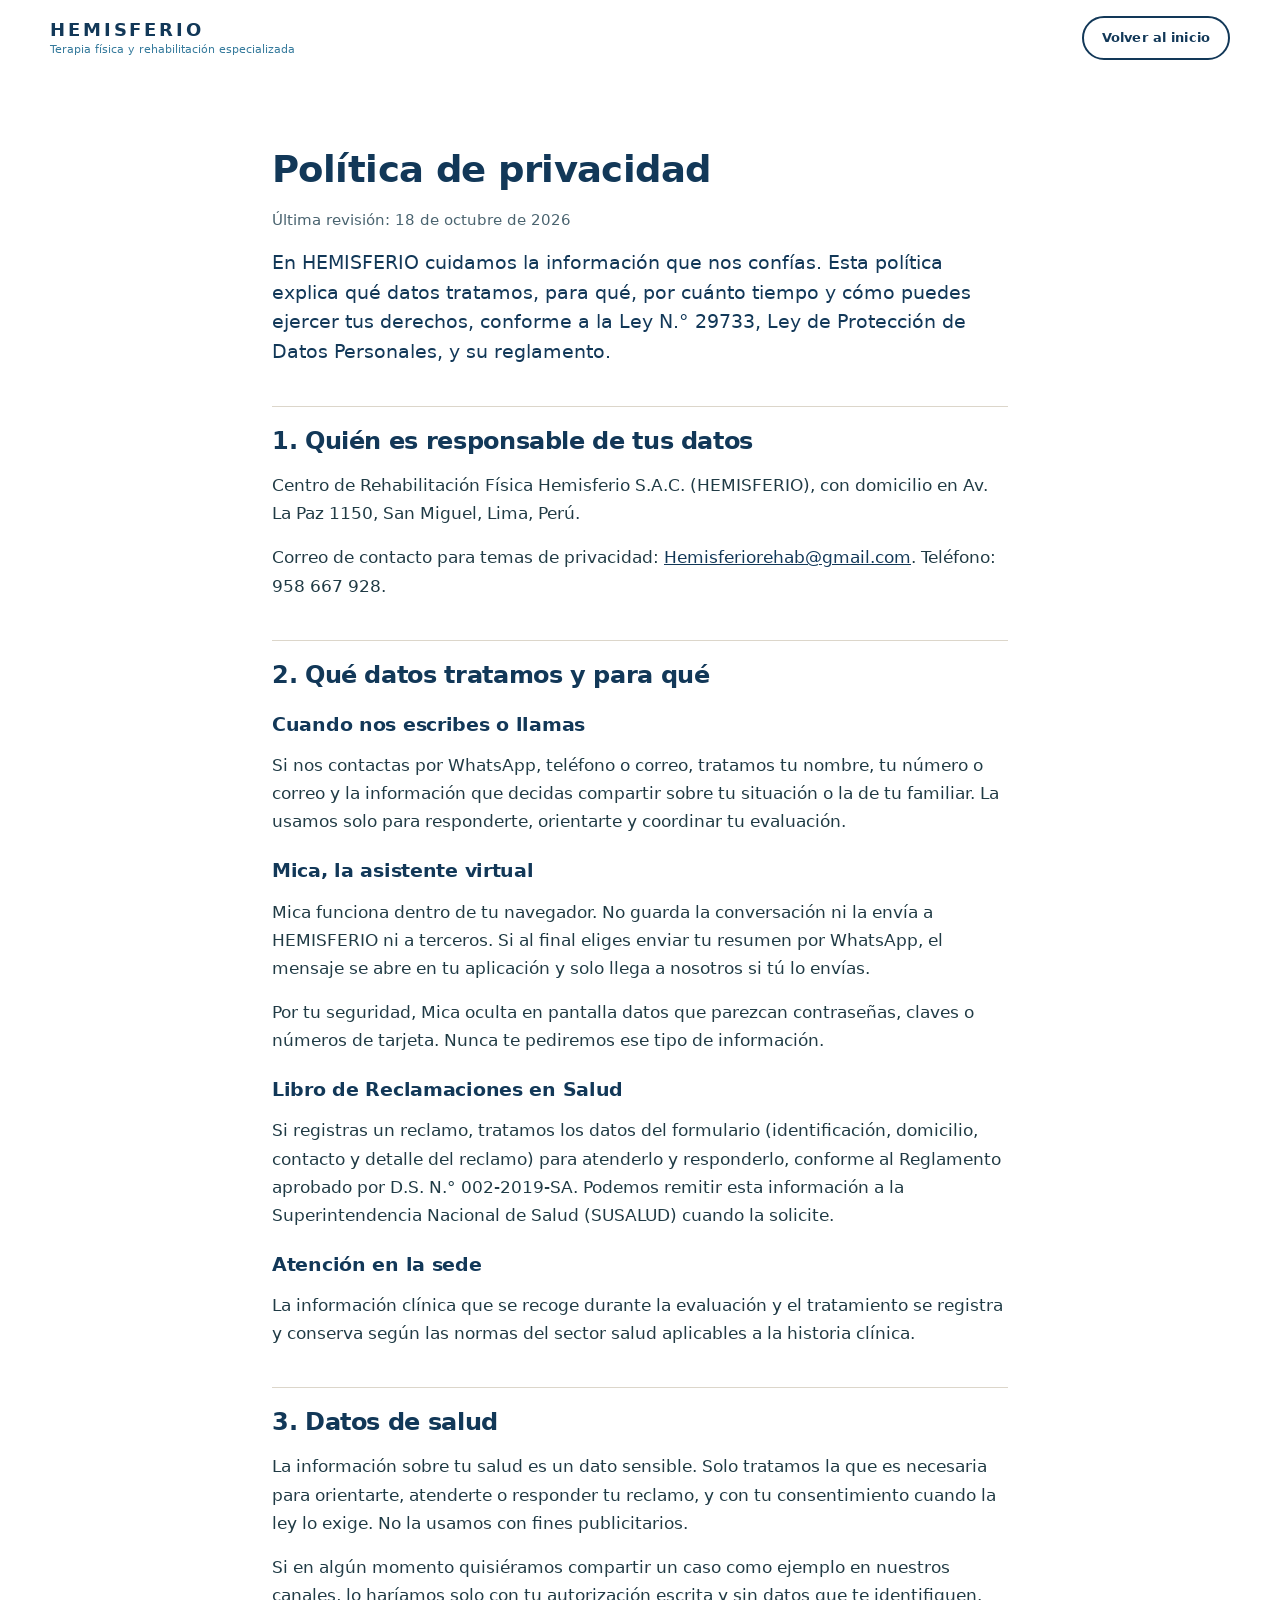
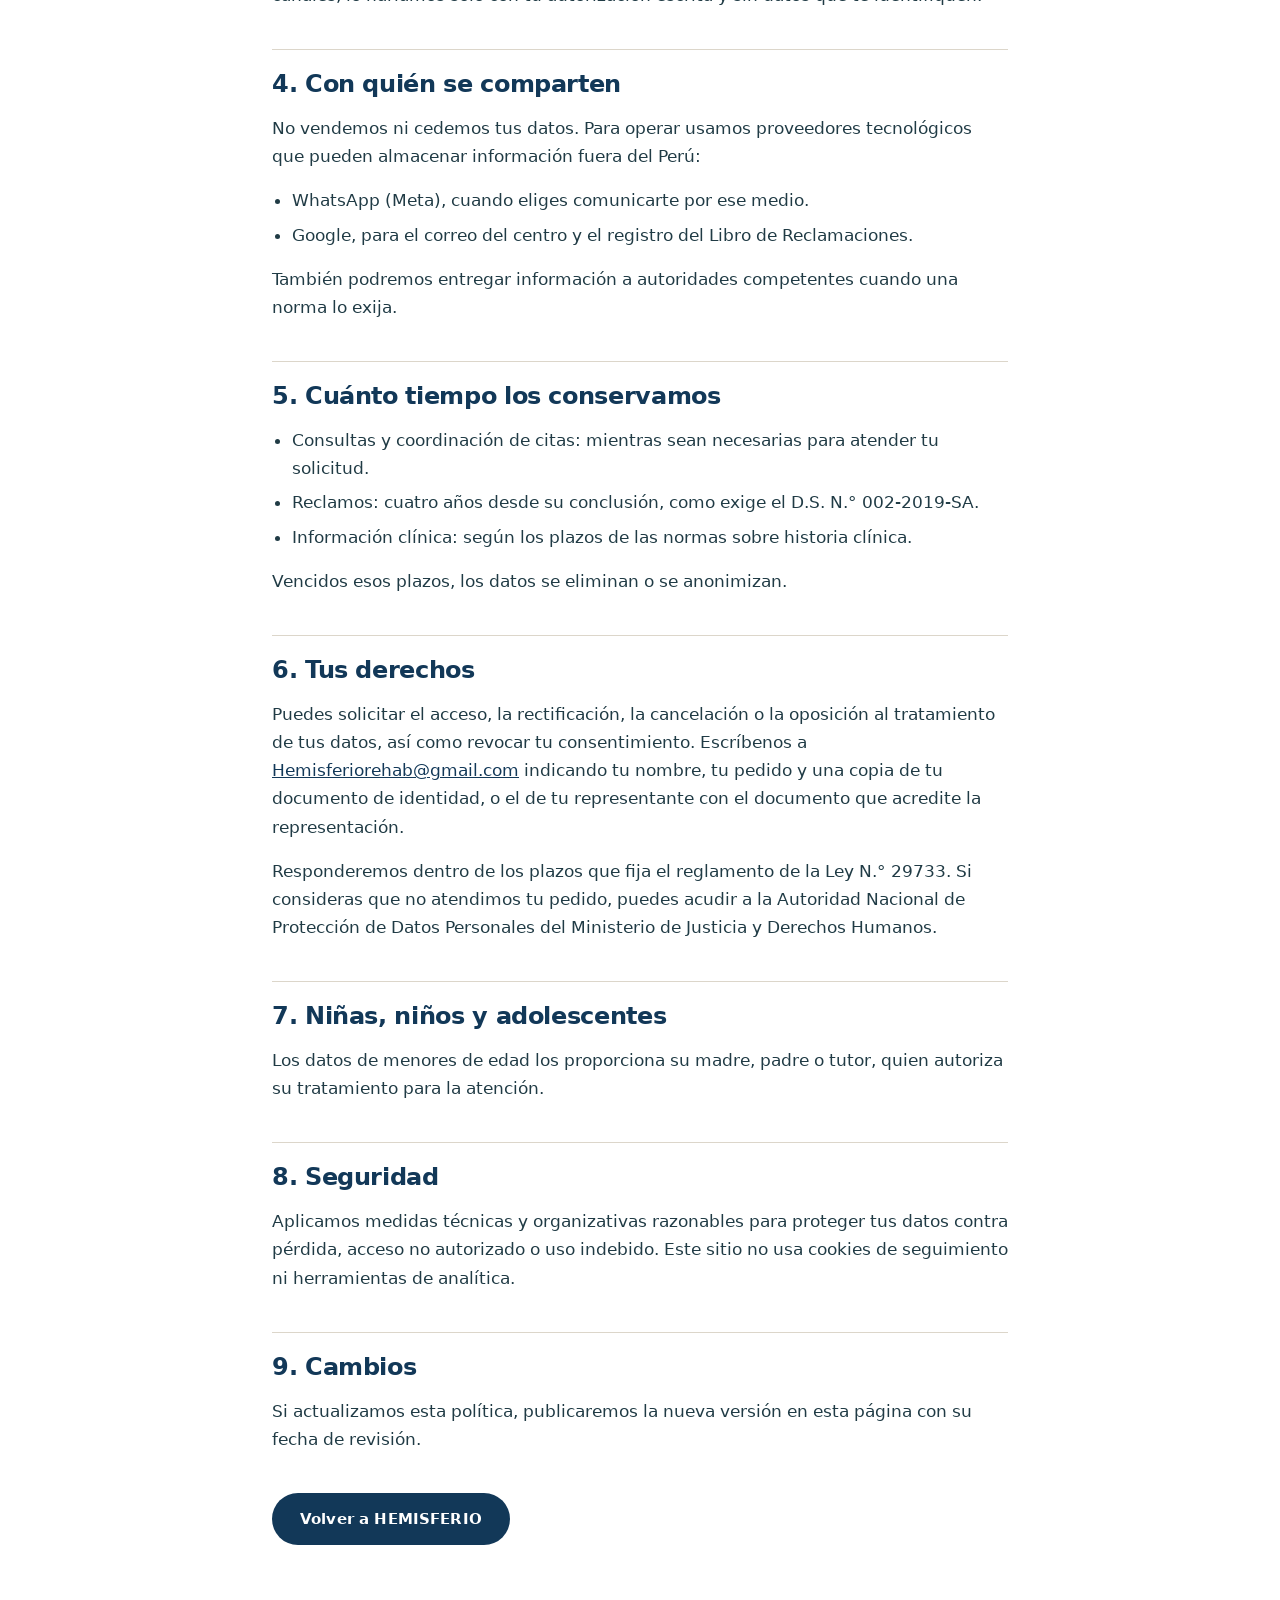
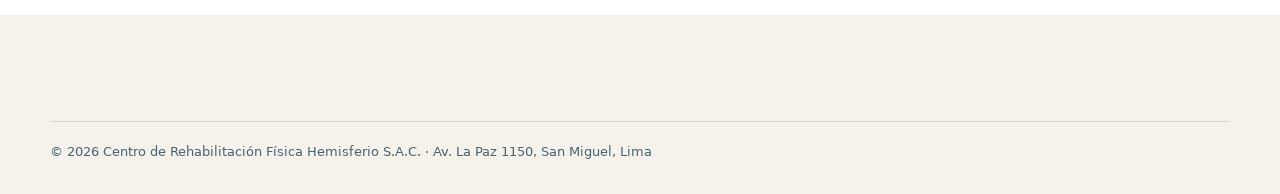
<file: politica-de-privacidad/index.html>
<!doctype html>
<html lang="es-PE">
<head>
<meta charset="utf-8">
<meta name="viewport" content="width=device-width, initial-scale=1, viewport-fit=cover">
<title>Política de privacidad · HEMISFERIO</title>
<meta name="description" content="Cómo HEMISFERIO, Centro de Rehabilitación Física Hemisferio S.A.C., trata los datos personales conforme a la Ley N.° 29733.">
<meta name="theme-color" content="#123858">
<link rel="canonical" href="https://tolentinocj-afk.github.io/web-hemisferio/politica-de-privacidad/">
<link rel="icon" type="image/png" sizes="32x32" href="../assets/img/favicon-32.png">
<link rel="stylesheet" href="../css/styles.css">
<script type="application/ld+json">
{
  "@context": "https://schema.org",
  "@type": "WebPage",
  "@id": "https://tolentinocj-afk.github.io/web-hemisferio/politica-de-privacidad/#pagina",
  "url": "https://tolentinocj-afk.github.io/web-hemisferio/politica-de-privacidad/",
  "name": "Política de privacidad",
  "inLanguage": "es-PE",
  "dateModified": "2026-10-18",
  "isPartOf": { "@id": "https://tolentinocj-afk.github.io/web-hemisferio/#sitio" },
  "publisher": { "@id": "https://tolentinocj-afk.github.io/web-hemisferio/#centro" }
}
</script>
</head>
<body>
<a class="skip" href="#contenido">Saltar al contenido</a>

<header class="site-header">
  <div class="wrap header-inner">
    <a class="brand" href="../">
      <span class="brand-name">HEMISFERIO</span>
      <span class="brand-desc">Terapia física y rehabilitación especializada</span>
    </a>
    <a class="btn btn-ghost btn-sm" href="../">Volver al inicio</a>
  </div>
</header>

<main id="contenido" class="legal-page">
  <div class="wrap legal-wrap">
    <h1>Política de privacidad</h1>
    <p class="legal-meta">Última revisión: <time datetime="2026-10-18">18 de octubre de 2026</time></p>

    <p class="lead">En HEMISFERIO cuidamos la información que nos confías. Esta política explica qué datos tratamos, para qué, por cuánto tiempo y cómo puedes ejercer tus derechos, conforme a la Ley N.° 29733, Ley de Protección de Datos Personales, y su reglamento.</p>

    <h2>1. Quién es responsable de tus datos</h2>
    <p>Centro de Rehabilitación Física Hemisferio S.A.C. (HEMISFERIO), con domicilio en Av. La Paz 1150, San Miguel, Lima, Perú.</p>
    <p>Correo de contacto para temas de privacidad: <a href="mailto:Hemisferiorehab@gmail.com">Hemisferiorehab@gmail.com</a>. Teléfono: 958 667 928.</p>

    <h2>2. Qué datos tratamos y para qué</h2>
    <h3>Cuando nos escribes o llamas</h3>
    <p>Si nos contactas por WhatsApp, teléfono o correo, tratamos tu nombre, tu número o correo y la información que decidas compartir sobre tu situación o la de tu familiar. La usamos solo para responderte, orientarte y coordinar tu evaluación.</p>

    <h3>Mica, la asistente virtual</h3>
    <p>Mica funciona dentro de tu navegador. No guarda la conversación ni la envía a HEMISFERIO ni a terceros. Si al final eliges enviar tu resumen por WhatsApp, el mensaje se abre en tu aplicación y solo llega a nosotros si tú lo envías.</p>
    <p>Por tu seguridad, Mica oculta en pantalla datos que parezcan contraseñas, claves o números de tarjeta. Nunca te pediremos ese tipo de información.</p>

    <h3>Libro de Reclamaciones en Salud</h3>
    <p>Si registras un reclamo, tratamos los datos del formulario (identificación, domicilio, contacto y detalle del reclamo) para atenderlo y responderlo, conforme al Reglamento aprobado por D.S. N.° 002-2019-SA. Podemos remitir esta información a la Superintendencia Nacional de Salud (SUSALUD) cuando la solicite.</p>

    <h3>Atención en la sede</h3>
    <p>La información clínica que se recoge durante la evaluación y el tratamiento se registra y conserva según las normas del sector salud aplicables a la historia clínica.</p>

    <h2>3. Datos de salud</h2>
    <p>La información sobre tu salud es un dato sensible. Solo tratamos la que es necesaria para orientarte, atenderte o responder tu reclamo, y con tu consentimiento cuando la ley lo exige. No la usamos con fines publicitarios.</p>
    <p>Si en algún momento quisiéramos compartir un caso como ejemplo en nuestros canales, lo haríamos solo con tu autorización escrita y sin datos que te identifiquen.</p>

    <h2>4. Con quién se comparten</h2>
    <p>No vendemos ni cedemos tus datos. Para operar usamos proveedores tecnológicos que pueden almacenar información fuera del Perú:</p>
    <ul class="legal-list">
      <li>WhatsApp (Meta), cuando eliges comunicarte por ese medio.</li>
      <li>Google, para el correo del centro y el registro del Libro de Reclamaciones.</li>
    </ul>
    <p>También podremos entregar información a autoridades competentes cuando una norma lo exija.</p>

    <h2>5. Cuánto tiempo los conservamos</h2>
    <ul class="legal-list">
      <li>Consultas y coordinación de citas: mientras sean necesarias para atender tu solicitud.</li>
      <li>Reclamos: cuatro años desde su conclusión, como exige el D.S. N.° 002-2019-SA.</li>
      <li>Información clínica: según los plazos de las normas sobre historia clínica.</li>
    </ul>
    <p>Vencidos esos plazos, los datos se eliminan o se anonimizan.</p>

    <h2>6. Tus derechos</h2>
    <p>Puedes solicitar el acceso, la rectificación, la cancelación o la oposición al tratamiento de tus datos, así como revocar tu consentimiento. Escríbenos a <a href="mailto:Hemisferiorehab@gmail.com">Hemisferiorehab@gmail.com</a> indicando tu nombre, tu pedido y una copia de tu documento de identidad, o el de tu representante con el documento que acredite la representación.</p>
    <p>Responderemos dentro de los plazos que fija el reglamento de la Ley N.° 29733. Si consideras que no atendimos tu pedido, puedes acudir a la Autoridad Nacional de Protección de Datos Personales del Ministerio de Justicia y Derechos Humanos.</p>

    <h2>7. Niñas, niños y adolescentes</h2>
    <p>Los datos de menores de edad los proporciona su madre, padre o tutor, quien autoriza su tratamiento para la atención.</p>

    <h2>8. Seguridad</h2>
    <p>Aplicamos medidas técnicas y organizativas razonables para proteger tus datos contra pérdida, acceso no autorizado o uso indebido. Este sitio no usa cookies de seguimiento ni herramientas de analítica.</p>

    <h2>9. Cambios</h2>
    <p>Si actualizamos esta política, publicaremos la nueva versión en esta página con su fecha de revisión.</p>

    <p class="legal-back"><a class="btn btn-primary" href="../">Volver a HEMISFERIO</a></p>
  </div>
</main>

<footer class="site-footer">
  <div class="wrap footer-legal">
    <p>© 2026 Centro de Rehabilitación Física Hemisferio S.A.C. · Av. La Paz 1150, San Miguel, Lima</p>
  </div>
</footer>
</body>
</html>
</file>
<file: css/styles.css>
/* =========================================================================
   HEMISFERIO · Estilos
   Concepto: el "hemisferio" como forma. Arcos de medio círculo enmarcan las
   fotografías principales; una línea dorada con nodos (como el arco y la
   columna del isotipo) conecta portada y proceso. Fondos blanco y marfil,
   titulares en azul principal, dorado solo como trazo decorativo.
   Diseño de un solo tema (claro) por decisión: el logotipo institucional
   es azul sobre fondo claro.
   ========================================================================= */

@font-face { font-family: "DejaVu Sans"; src: url("../assets/fonts/DejaVuSans.woff2") format("woff2"); font-weight: 400; font-style: normal; font-display: swap; }
@font-face { font-family: "DejaVu Sans"; src: url("../assets/fonts/DejaVuSans-Bold.woff2") format("woff2"); font-weight: 700; font-style: normal; font-display: swap; }
@font-face { font-family: "DejaVu Sans"; src: url("../assets/fonts/DejaVuSans-ExtraLight.woff2") format("woff2"); font-weight: 200; font-style: normal; font-display: swap; }

:root {
  /* Paleta institucional (Manual de marca v1.1) */
  --azul: #123858;        /* marca y titulares */
  --azul-apoyo: #357A9C;  /* categorías y acentos */
  --dorado: #C3A572;      /* detalles decorativos */
  --marfil: #F5F2EC;      /* fondos */
  --tinta: #203B45;       /* texto de lectura */
  --blanco: #FFFFFF;

  /* Derivados */
  --tinta-suave: #4A6470;
  --linea: #DCD6CA;
  --linea-fria: #D3DEE5;
  --azul-hover: #0C2A44;
  --sobre-azul: #E9EEF3;
  --sobre-azul-suave: #B9C8D6;

  /* Tipografía */
  --font: "DejaVu Sans", "Bitstream Vera Sans", Verdana, "Segoe UI", Arial, sans-serif;
  --fs-xs: 0.8125rem;
  --fs-sm: 0.9375rem;
  --fs-base: 1.0625rem;
  --fs-md: 1.1875rem;
  --fs-lg: clamp(1.25rem, 1.1rem + 0.6vw, 1.5rem);
  --fs-xl: clamp(1.6rem, 1.3rem + 1.3vw, 2.375rem);
  --fs-hero: clamp(2.3rem, 1.6rem + 3.4vw, 4.25rem);

  /* Espacio */
  --gutter: 16px;
  --section: clamp(4rem, 3rem + 5vw, 7.5rem);
  --maxw: 1180px;
  --radius: 6px;


  /* Tokens semánticos (claro). El modo oscuro los redefine abajo. */
  --surface: #FFFFFF;
  --surface-alt: #F5F2EC;
  --surface-tint: #E6EEF3;
  --heading: #123858;
  --text: #203B45;
  --text-soft: #4A6470;
  --accent: #357A9C;
  --brand: #123858;
  --on-brand: #FFFFFF;
  --btn-bg: #123858;
  --btn-bg-hover: #0C2A44;
  --header-bg: rgba(255, 255, 255, 0.96);
  --header-bg-blur: rgba(255, 255, 255, 0.88);

  color-scheme: light;
}
@media (prefers-color-scheme: dark) {
  :root:not([data-theme="light"]) {
    --surface: #0F1B26; --surface-alt: #132331; --surface-tint: #18303F;
    --heading: #EAF0F5; --text: #C9D4DD; --text-soft: #A2B3C0; --accent: #8CC0DB;
    --brand: #163E60; --on-brand: #FFFFFF; --btn-bg: #2C6E92; --btn-bg-hover: #357A9C;
    --linea: #2B3B48; --linea-fria: #2B3B48; --sobre-azul: #E1E9F0; --sobre-azul-suave: #B5C5D3;
    --header-bg: rgba(15, 27, 38, 0.96); --header-bg-blur: rgba(15, 27, 38, 0.88);
    color-scheme: dark;
  }
}
:root[data-theme="dark"] {
    --surface: #0F1B26; --surface-alt: #132331; --surface-tint: #18303F;
    --heading: #EAF0F5; --text: #C9D4DD; --text-soft: #A2B3C0; --accent: #8CC0DB;
    --brand: #163E60; --on-brand: #FFFFFF; --btn-bg: #2C6E92; --btn-bg-hover: #357A9C;
    --linea: #2B3B48; --linea-fria: #2B3B48; --sobre-azul: #E1E9F0; --sobre-azul-suave: #B5C5D3;
    --header-bg: rgba(15, 27, 38, 0.96); --header-bg-blur: rgba(15, 27, 38, 0.88);
    color-scheme: dark;
}


*, *::before, *::after { box-sizing: border-box; }
html { scroll-behavior: smooth; scroll-padding-top: 88px; -webkit-text-size-adjust: 100%; }
@media (prefers-reduced-motion: reduce) { html { scroll-behavior: auto; } }

body {
  margin: 0;
  background: var(--surface);
  color: var(--text);
  font-family: var(--font);
  font-size: var(--fs-base);
  line-height: 1.65;
  -webkit-font-smoothing: antialiased;
  overflow-x: hidden;
}
img { max-width: 100%; height: auto; display: block; }
a { color: var(--heading); }
h1, h2, h3, h4 { color: var(--heading); line-height: 1.18; margin: 0; text-wrap: balance; letter-spacing: -0.015em; }
p { margin: 0; }
ul, ol, dl, dd { margin: 0; padding: 0; }
ul, ol { list-style: none; }
figure { margin: 0; }
[hidden] { display: none !important; }

.wrap {
  width: 100%;
  max-width: calc(var(--maxw) + 2 * var(--gutter));
  margin-inline: auto;
  padding-left: max(var(--gutter), env(safe-area-inset-left, 0px));
  padding-right: max(var(--gutter), env(safe-area-inset-right, 0px));
}
@media (min-width: 720px) { :root { --gutter: 32px; } }

:focus-visible { outline: 3px solid var(--accent); outline-offset: 3px; border-radius: 2px; }

.skip { position: absolute; left: 12px; top: -60px; background: var(--brand); color: var(--on-brand); padding: 10px 16px; z-index: 100; border-radius: var(--radius); }
.skip:focus { top: 12px; }

/* ---------- Elementos comunes ---------- */
.eyebrow {
  font-size: var(--fs-xs);
  font-weight: 700;
  letter-spacing: 0.14em;
  text-transform: uppercase;
  color: var(--accent);
  display: flex; align-items: center; gap: 12px;
  margin-bottom: 1rem;
}
.eyebrow::before { content: ""; width: 28px; height: 2px; background: var(--dorado); flex: none; }
.eyebrow-light { color: var(--sobre-azul-suave); }

h2 { font-size: var(--fs-xl); }
.lead { font-size: var(--fs-md); color: var(--heading); line-height: 1.55; }

.btn {
  display: inline-flex; align-items: center; justify-content: center; gap: 10px;
  min-height: 52px; padding: 14px 26px;
  font: 700 var(--fs-sm)/1.2 var(--font);
  letter-spacing: 0.01em;
  text-decoration: none; border-radius: 999px; border: 2px solid transparent;
  transition: background-color .2s ease, color .2s ease, border-color .2s ease, transform .2s ease;
  cursor: pointer; text-align: center;
}
.btn-primary { background: var(--btn-bg); color: var(--on-brand); }
.btn-primary:hover { background: var(--btn-bg-hover); }
.btn-ghost { background: transparent; color: var(--heading); border-color: var(--heading); }
.btn-ghost:hover { background: var(--brand); color: var(--on-brand); }
.btn-light { background: var(--surface); color: var(--heading); }
.btn-light:hover { background: var(--surface-alt); }
.btn-sm { white-space: nowrap; min-height: 44px; padding: 10px 18px; font-size: var(--fs-xs); }
.btn-lg { min-height: 58px; padding: 16px 30px; font-size: var(--fs-base); }
@media (prefers-reduced-motion: no-preference) { .btn:active { transform: translateY(1px); } }

.band { padding-block: var(--section); }
.band-ivory { background: var(--surface-alt); }

/* ---------- A. Encabezado ---------- */
.site-header {
  position: sticky; top: env(safe-area-inset-top, 0px); z-index: 50;
  background: var(--header-bg);
  border-bottom: 1px solid transparent;
  transition: border-color .25s ease, box-shadow .25s ease;
}
@supports (backdrop-filter: blur(8px)) { .site-header { background: var(--header-bg-blur); backdrop-filter: blur(10px); } }
.site-header.is-scrolled { border-bottom-color: var(--linea-fria); box-shadow: 0 6px 24px -18px rgba(18, 56, 88, .5); }
.header-inner { display: flex; align-items: center; gap: 20px; min-height: 76px; }

/* Marca: isotipo oficial + marca tipográfica, como en el kit de la marca. */
/* Nombre como texto (no es el logo): el logo maestro no se miniaturiza. */
.brand { display: inline-flex; flex-direction: column; text-decoration: none; margin-right: auto; padding-block: 10px; line-height: 1.15; }
.brand-name { font-weight: 700; color: var(--heading); font-size: 1.125rem; letter-spacing: 0.16em; }
.brand-desc { font-size: 0.6875rem; color: var(--accent); margin-top: 3px; display: none; }
@media (min-width: 560px) { .brand-desc { display: block; } }

.nav ul { display: flex; gap: 4px; }
.nav a:not(.btn) {
  display: block; white-space: nowrap; padding: 10px 12px; text-decoration: none; color: var(--text);
  font-size: var(--fs-sm); border-radius: var(--radius); position: relative;
}
.nav a:not(.btn)::after {
  content: ""; position: absolute; left: 12px; right: 12px; bottom: 4px; height: 2px;
  background: var(--dorado); transform: scaleX(0); transform-origin: left; transition: transform .25s ease;
}
.nav a:not(.btn):hover { color: var(--heading); }
.nav a:not(.btn):hover::after, .nav a[aria-current="true"]::after { transform: scaleX(1); }
.nav a[aria-current="true"] { color: var(--heading); }
.nav-cta { display: none; }

.menu-toggle {
  display: none; width: 48px; height: 48px; border: 0; background: transparent; border-radius: var(--radius);
  flex-direction: column; justify-content: center; align-items: center; gap: 5px; cursor: pointer; padding: 0;
}
.menu-toggle span { width: 24px; height: 2px; background: var(--brand); border-radius: 2px; transition: transform .25s ease, opacity .2s ease; }
.menu-toggle[aria-expanded="true"] span:nth-child(1) { transform: translateY(7px) rotate(45deg); }
.menu-toggle[aria-expanded="true"] span:nth-child(2) { opacity: 0; }
.menu-toggle[aria-expanded="true"] span:nth-child(3) { transform: translateY(-7px) rotate(-45deg); }

@media (max-width: 1279px) {
  .menu-toggle { display: inline-flex; }
  .header-cta { display: none; }
  .nav {
    position: absolute; left: 0; right: 0; top: 100%;
    background: var(--surface); border-bottom: 1px solid var(--linea-fria);
    box-shadow: 0 18px 30px -24px rgba(18, 56, 88, .6);
    padding: 8px max(var(--gutter), env(safe-area-inset-right, 0px)) 24px max(var(--gutter), env(safe-area-inset-left, 0px));
    display: none;
  }
  .nav.is-open { display: block; }
  .nav ul { flex-direction: column; gap: 0; }
  .nav a:not(.btn) { padding: 14px 4px; font-size: var(--fs-base); border-bottom: 1px solid var(--linea-fria); border-radius: 0; }
  .nav a:not(.btn)::after { display: none; }
  .nav-cta { display: flex; margin-top: 20px; width: 100%; }
}
@media (min-width: 1280px) { .nav { display: flex; align-items: center; } }

/* ---------- B. Portada ---------- */
.hero { padding-block: clamp(1.75rem, 1rem + 2.5vw, 3.5rem) clamp(3rem, 2.5rem + 3vw, 5rem); position: relative; overflow: hidden; isolation: isolate; background: var(--surface-alt); }
.hero::before {
  /* media esfera clara detrás de la fotografía */
  content: ""; position: absolute; z-index: -1;
  width: min(1100px, 140vw); aspect-ratio: 1; border-radius: 50%;
  background: var(--surface);
  right: -28%; top: -38%;
}
@media (max-width: 899px) { .hero::before { width: 150vw; right: -60vw; top: auto; bottom: -45vw; } }
.hero-grid { display: grid; gap: clamp(2.5rem, 2rem + 3vw, 4.5rem); align-items: center; }
@media (min-width: 900px) { .hero-grid { grid-template-columns: 1.08fr 0.92fr; } }
.hero-copy { min-width: 0; max-width: 600px; }
/* Logo maestro como bloque, a 600 px (tamaño de partida del manual 1.2) */
.hero-logo { margin: 0; line-height: 0; }
/* El logo maestro se usa completo. En laptops se reduce para que el botón principal
   quede en la primera pantalla; el descriptor también figura como texto en el encabezado. */
.hero-logo img { width: clamp(400px, 34vw, 600px); max-width: 100%; height: auto; }
.hero-tagline { margin-top: clamp(1.25rem, 1rem + 1vw, 1.75rem); font-size: clamp(1.9rem, 1.3rem + 1.9vw, 2.9rem); font-weight: 700; color: var(--heading); letter-spacing: -0.025em; line-height: 1.08; text-wrap: balance; }
.hero-sub { margin-top: 1rem; font-size: var(--fs-lg); color: var(--heading); line-height: 1.45; max-width: 32ch; }
.hero-text { margin-top: 1rem; color: var(--text-soft); max-width: 44ch; }
.hero-actions { display: flex; flex-wrap: wrap; gap: 12px; margin-top: 2rem; }
@media (max-width: 479px) { .hero-actions .btn { flex: 1 1 100%; } }

.attrs { display: flex; flex-wrap: wrap; gap: 10px 26px; margin-top: 2.25rem; padding-top: 1.5rem; border-top: 1px solid var(--linea); }
.attrs li { display: inline-flex; align-items: center; gap: 10px; font-size: var(--fs-sm); font-weight: 700; color: var(--heading); }
.attrs li::before { content: ""; width: 8px; height: 8px; border-radius: 50%; background: var(--dorado); flex: none; }

.hero-media { position: relative; max-width: 460px; width: 100%; justify-self: center; }
@media (min-width: 900px) { .hero-media { justify-self: end; } }
.arch { border-radius: 999px 999px var(--radius) var(--radius); overflow: hidden; aspect-ratio: 4 / 5; background: var(--surface-alt); position: relative; z-index: 1; }
.arch img { width: 100%; height: 100%; object-fit: cover; object-position: 50% 30%; }
/* Media circunferencia dorada que envuelve el arco, como el trazo del isotipo */
.hero-ring {
  position: absolute; z-index: 2; pointer-events: none;
  left: -16px; right: -16px; top: -16px; aspect-ratio: 1; border-radius: 50%;
  border: 2px solid var(--dorado); border-bottom-color: transparent; border-left-color: transparent;
  transform: rotate(-12deg);
}
@media (max-width: 559px) { .hero-ring { left: -8px; right: -8px; top: -8px; } }

@media (prefers-reduced-motion: no-preference) {
  .hero-ring { animation: turn 1.4s cubic-bezier(.2,.7,.2,1) .15s both; }
  .hero-copy > * { animation: rise .7s cubic-bezier(.2,.7,.2,1) both; }
  .hero-copy > *:nth-child(2) { animation-delay: .05s; }
  .hero-copy > *:nth-child(3) { animation-delay: .12s; }
  .hero-copy > *:nth-child(4) { animation-delay: .18s; }
  .hero-copy > *:nth-child(5) { animation-delay: .24s; }
  .hero-copy > *:nth-child(6) { animation-delay: .3s; }
}
@keyframes turn { from { transform: rotate(-70deg); opacity: .3; } to { transform: rotate(-12deg); opacity: 1; } }
@keyframes pop { from { transform: scale(.3); opacity: .3; } to { transform: scale(1); opacity: 1; } }
@keyframes rise { from { transform: translateY(10px); opacity: .35; } to { transform: none; opacity: 1; } }

/* ---------- C. Propósito ---------- */
.split { display: grid; gap: clamp(2rem, 1.5rem + 3vw, 4.5rem); align-items: center; }
@media (min-width: 880px) { .split { grid-template-columns: 1.1fr 0.9fr; } }
.split-text { min-width: 0; max-width: 38rem; display: grid; gap: 1.1rem; }
.split-text .eyebrow { margin-bottom: 0; }
.split-text h2 { margin-bottom: .4rem; }
.split-media { max-width: 480px; width: 100%; justify-self: center; }
.split-media img { width: 100%; aspect-ratio: 4 / 5; object-fit: cover; object-position: 50% 30%; border-radius: var(--radius) 999px 999px var(--radius); }

.who { margin-top: clamp(3rem, 2.5rem + 3vw, 5rem); }
.who-title { font-size: var(--fs-xs); font-weight: 700; letter-spacing: 0.14em; text-transform: uppercase; color: var(--accent); margin-bottom: 1.4rem; }
.who-list { display: grid; gap: 1.75rem 2rem; }
@media (min-width: 600px) { .who-list { grid-template-columns: repeat(2, 1fr); } }
@media (min-width: 1000px) { .who-list { grid-template-columns: repeat(4, 1fr); } }
.who-list li { border-top: 2px solid var(--heading); padding-top: 1rem; display: grid; gap: .45rem; min-width: 0; }
.who-list strong { color: var(--heading); font-size: var(--fs-md); }
.who-list span { color: var(--text-soft); font-size: var(--fs-sm); line-height: 1.6; }

/* ---------- D. Áreas ---------- */
.areas { padding-block: var(--section) 0; }
.areas-head { max-width: calc(var(--maxw) + 2 * var(--gutter)); margin-bottom: clamp(2rem, 1.5rem + 2vw, 3.25rem); }
.areas-head h2 { max-width: 24ch; }

.neuro { background: var(--brand); color: var(--sobre-azul); padding-block: clamp(3.5rem, 2.5rem + 4vw, 6rem); position: relative; overflow: hidden; }
.neuro::after {
  /* arco dorado decorativo */
  content: ""; position: absolute; width: 760px; aspect-ratio: 1; border-radius: 50%;
  border: 1.5px solid var(--dorado); opacity: .35; right: -420px; top: -260px; pointer-events: none;
}
.neuro-grid { display: grid; gap: clamp(2.5rem, 2rem + 3vw, 5rem); align-items: start; position: relative; z-index: 1; }
@media (min-width: 900px) { .neuro-grid { grid-template-columns: 0.8fr 1.2fr; align-items: center; } }
.neuro-media { max-width: 440px; width: 100%; justify-self: center; }
.half-arch { border-radius: 999px 999px var(--radius) var(--radius); overflow: hidden; aspect-ratio: 3 / 4; outline: 1.5px solid var(--dorado); outline-offset: 10px; }
@media (max-width: 559px) { .half-arch { outline-offset: 6px; } .neuro-media { padding-inline: 8px; } }
.half-arch img { width: 100%; height: 100%; object-fit: cover; object-position: 40% 40%; }
.neuro-body { min-width: 0; display: grid; gap: 1rem; max-width: 42rem; }
.neuro-body .eyebrow { margin-bottom: 0; }
.neuro h3 { color: var(--on-brand); font-size: var(--fs-xl); }
.neuro-motto { color: var(--dorado); font-size: var(--fs-md); font-weight: 700; margin-top: -.3rem; }
.neuro-sub { color: var(--on-brand); font-size: var(--fs-xs); letter-spacing: .14em; text-transform: uppercase; margin-top: 1rem; }
.conditions { display: grid; gap: .55rem 2rem; margin-top: .25rem; }
@media (min-width: 560px) { .conditions { grid-template-columns: 1fr 1fr; } .conditions .wide { grid-column: 1 / -1; } }
.conditions li { display: flex; gap: 12px; align-items: baseline; color: var(--on-brand); font-size: var(--fs-sm); }
.cond-icon { width: 16px; height: 16px; flex: none; color: var(--dorado); transform: translateY(2px); }
.note { font-size: var(--fs-sm); color: var(--sobre-azul-suave); margin-top: .5rem; }
.neuro-foot { display: flex; flex-wrap: wrap; align-items: center; justify-content: space-between; gap: 1.25rem 2rem; margin-top: 1.25rem; padding-top: 1.5rem; border-top: 1px solid rgba(233, 238, 243, .22); }
.backing { font-size: var(--fs-sm); color: var(--on-brand); max-width: 30ch; }
.backing span { display: block; font-size: var(--fs-xs); letter-spacing: .14em; text-transform: uppercase; color: var(--sobre-azul-suave); font-weight: 700; margin-bottom: .35rem; }

.comp-title { font-size: var(--fs-xs); font-weight: 700; letter-spacing: .14em; text-transform: uppercase; color: var(--accent); margin: clamp(3.5rem, 3rem + 2vw, 5rem) 0 1.75rem; }
.comp-grid { display: grid; grid-template-columns: 1fr; }
@media (min-width: 760px) { .comp-grid { grid-template-columns: repeat(auto-fit, minmax(240px, 1fr)); } }
.area { padding: 1.75rem 0 2rem; border-top: 1px solid var(--linea-fria); display: flex; flex-direction: column; gap: .8rem; min-width: 0; }
@media (min-width: 760px) {
  .area { padding: 0 clamp(1.25rem, .5rem + 1.5vw, 2.25rem) 0; border-top: 0; border-left: 1px solid var(--linea-fria); }
  .area:first-child { padding-left: 0; border-left: 0; }
}
.area-icon { width: 44px; height: 44px; fill: none; stroke: var(--accent); stroke-width: 1.75; stroke-linecap: round; stroke-linejoin: round; }
.area h4 { font-size: var(--fs-lg); }
.area-motto { color: var(--accent); font-weight: 700; font-size: var(--fs-sm); }
.area dl { display: grid; gap: .3rem; margin-top: .25rem; }
.area dt { font-size: var(--fs-xs); font-weight: 700; letter-spacing: .1em; text-transform: uppercase; color: var(--heading); margin-top: .6rem; }
.area dd { font-size: var(--fs-sm); color: var(--text-soft); line-height: 1.6; }
.area-link { margin-top: auto; padding-top: .9rem; font-weight: 700; font-size: var(--fs-sm); color: var(--heading); text-decoration: none; display: inline-flex; align-items: center; min-height: 44px; align-self: flex-start; border-bottom: 2px solid var(--dorado); }
.area-link:hover { color: var(--accent); }
.comp-how { margin-top: 2.5rem; padding: 1.25rem 0 var(--section); color: var(--text-soft); font-size: var(--fs-sm); border-top: 1px solid var(--linea-fria); }

/* ---------- E. Profesional ---------- */
.pro-grid { display: grid; gap: clamp(2.5rem, 2rem + 3vw, 5rem); }
@media (min-width: 940px) { .pro-grid { grid-template-columns: 1fr 1fr; align-items: start; } }
.pro-id { min-width: 0; display: grid; gap: 2rem; align-content: start; }
.pro-text { display: grid; gap: .9rem; min-width: 0; }
.pro-text .eyebrow { margin-bottom: 0; }
.pro-photo { position: relative; max-width: 340px; width: 100%; }
.pro-photo img { width: 100%; aspect-ratio: 4 / 5; object-fit: cover; object-position: 50% 25%; border-radius: 999px 999px var(--radius) var(--radius); outline: 1.5px solid var(--dorado); outline-offset: 8px; }
@media (min-width: 640px) and (max-width: 939px) { .has-photo .pro-id { grid-template-columns: 260px 1fr; align-items: start; } }
.pro-honor { font-size: var(--fs-sm); font-weight: 700; letter-spacing: .08em; color: var(--accent); margin-bottom: -.5rem; }
.pro-name { font-size: var(--fs-xl); max-width: 16ch; }
.pro-role { font-size: var(--fs-md); color: var(--heading); }
.pro-reg { display: grid; gap: 2px; font-size: var(--fs-md); font-weight: 700; color: var(--accent); margin-top: -.25rem; font-variant-numeric: tabular-nums; }
.pro-reg small { font-size: var(--fs-xs); font-weight: 400; color: var(--text-soft); letter-spacing: .02em; }
.pro-focus { justify-self: start; font-size: var(--fs-xs); font-weight: 700; letter-spacing: .1em; text-transform: uppercase; color: var(--heading); padding: 8px 14px; border: 1.5px solid var(--dorado); border-radius: 999px; }
.pro-bio { display: grid; gap: 1rem; margin-top: .75rem; max-width: 38rem; }

.pro-training { min-width: 0; background: var(--surface); border-radius: var(--radius); padding: clamp(1.5rem, 1rem + 2vw, 2.5rem); }
.train-title { font-size: var(--fs-lg); margin-bottom: 1.25rem; }
.train-main { display: grid; }
.train-main li { display: grid; gap: .3rem; padding-block: 1.1rem; border-top: 1px solid var(--linea); }
.train-main li:first-child { border-top: 0; padding-top: 0; }
.train-area { font-size: var(--fs-xs); font-weight: 700; letter-spacing: .12em; text-transform: uppercase; color: var(--accent); }
.train-main strong { color: var(--heading); font-size: var(--fs-base); line-height: 1.45; }
.train-main em { font-style: normal; color: var(--text-soft); font-size: var(--fs-sm); }

.train-more { margin-top: .5rem; border-top: 1px solid var(--linea); }
.train-more summary {
  cursor: pointer; list-style: none; padding: 1rem 0; min-height: 48px;
  font-weight: 700; font-size: var(--fs-sm); color: var(--heading);
  display: flex; align-items: center; justify-content: space-between; gap: 1rem;
}
.train-more summary::-webkit-details-marker { display: none; }
.train-more summary::after { content: "+"; font-size: 1.4rem; line-height: 1; color: var(--accent); transition: transform .2s ease; }
.train-more[open] summary::after { transform: rotate(45deg); }
.train-more ul { display: grid; gap: .9rem; padding-bottom: .75rem; }
.train-more li { display: grid; gap: .15rem; font-size: var(--fs-sm); color: var(--text); }
.train-note { margin-top: 1rem; font-size: var(--fs-xs); color: var(--text-soft); }

/* ---------- F. Cómo trabajamos ---------- */
.process { padding-block: var(--section); }
.process-head { display: grid; gap: 1rem 4rem; align-items: end; margin-bottom: clamp(2.5rem, 2rem + 2vw, 4rem); }
@media (min-width: 900px) { .process-head { grid-template-columns: 1fr 1fr; } }
.process-head .lead { max-width: 36ch; }

.steps { display: grid; gap: 0; counter-reset: s; position: relative; }
.steps li { position: relative; padding: 0 0 2rem 3.5rem; min-width: 0; }
.steps li::before {
  /* línea de conexión vertical (móvil) */
  content: ""; position: absolute; left: 13px; top: 30px; bottom: -2px; width: 0;
  border-left: 2px dotted var(--dorado);
}
.steps li:last-child::before { display: none; }
.steps li::after {
  /* nodo */
  content: ""; position: absolute; left: 6px; top: 6px; width: 16px; height: 16px; border-radius: 50%;
  background: var(--surface); border: 2px solid var(--heading);
}
.step-n { display: block; font-size: var(--fs-xs); font-weight: 700; letter-spacing: .12em; color: var(--accent); margin-bottom: .2rem; font-variant-numeric: tabular-nums; }
.steps h3 { font-size: var(--fs-md); margin-bottom: .4rem; }
.steps p { font-size: var(--fs-sm); color: var(--text-soft); max-width: 34ch; }

@media (min-width: 960px) {
  .steps { grid-template-columns: repeat(5, 1fr); gap: 0 1.75rem; }
  .steps li { padding: 2.75rem 0 0 0; }
  .steps li::before { left: 22px; right: -1.75rem; top: 9px; bottom: auto; height: 0; width: auto; border-left: 0; border-top: 2px dotted var(--dorado); }
  .steps li:last-child::before { display: block; right: 0; border-top-style: solid; border-top-color: transparent; }
  .steps li::after { left: 0; top: 1px; }
  .steps li:first-child::after { background: var(--brand); }
}

.process-close {
  margin-top: clamp(2.5rem, 2rem + 2vw, 3.5rem); font-size: var(--fs-lg); font-weight: 700; color: var(--heading);
  display: flex; align-items: center; gap: 14px;
}
.process-close::before { content: ""; width: 36px; height: 2px; background: var(--dorado); flex: none; }

/* ---------- G. Contacto ---------- */
.contact { background: var(--brand); color: var(--sobre-azul); padding-block: var(--section); position: relative; overflow: hidden; }
.contact::before {
  content: ""; position: absolute; width: 620px; aspect-ratio: 1; border-radius: 50%;
  border: 1.5px solid var(--dorado); opacity: .3; left: -330px; bottom: -380px; pointer-events: none;
}
.contact-grid { display: grid; gap: 2.5rem 5rem; position: relative; z-index: 1; }
@media (min-width: 900px) { .contact-grid:has(.contact-info:not([hidden])) { grid-template-columns: 1.1fr .9fr; align-items: center; } }
.contact-copy { display: grid; gap: 1.1rem; max-width: 40rem; min-width: 0; }
.contact-copy .eyebrow { margin-bottom: 0; }
.contact h2 { color: var(--on-brand); font-size: var(--fs-xl); }
.contact-copy p:not(.eyebrow) { font-size: var(--fs-md); line-height: 1.55; }
.contact-actions { display: flex; flex-wrap: wrap; gap: 12px; margin-top: .75rem; }
@media (max-width: 479px) { .contact-actions .btn { flex: 1 1 100%; } }

.contact-info { min-width: 0; }
.channels { display: grid; gap: 0; border-top: 1px solid rgba(233, 238, 243, .22); }
.channels > div { display: grid; gap: .25rem; padding-block: 1rem; border-bottom: 1px solid rgba(233, 238, 243, .22); }
.channels dt { font-size: var(--fs-xs); font-weight: 700; letter-spacing: .14em; text-transform: uppercase; color: var(--dorado); }
.channels dd { color: var(--on-brand); font-size: var(--fs-base); overflow-wrap: anywhere; }
.channels dd a { color: var(--on-brand); text-underline-offset: 3px; }
.channels dd small { display: block; color: var(--sobre-azul-suave); font-size: var(--fs-sm); }

/* ---------- Pie ---------- */
.site-footer { background: var(--surface-alt); padding-block: clamp(3rem, 2.5rem + 2vw, 4.5rem) calc(2rem + env(safe-area-inset-bottom, 0px)); }
.footer-top { display: flex; flex-wrap: wrap; align-items: flex-end; justify-content: space-between; gap: 1rem 2rem; margin-bottom: clamp(2rem, 1.5rem + 2vw, 3rem); }
.footer-grid { display: grid; gap: 2.5rem; padding-top: 2rem; }
.footer-grid, .footer-legal { border-top: 0 !important; background: linear-gradient(var(--linea), var(--linea)) top center / calc(100% - 2 * max(var(--gutter), env(safe-area-inset-left, 0px))) 1px no-repeat; }
@media (min-width: 720px) { .footer-grid { grid-template-columns: 1fr 1fr 1.2fr; } }
/* Logo horizontal completo: tamaño de partida del manual (420 px) cuando el espacio lo permite. */
.footer-logo { width: 600px; max-width: 100%; height: auto; }
.footer-motto { color: var(--heading); font-size: var(--fs-md); font-weight: 700; }
.footer-nav h2, .footer-claims h2 { font-size: var(--fs-xs); letter-spacing: .14em; text-transform: uppercase; color: var(--accent); margin-bottom: .9rem; }
.footer-nav ul { display: grid; gap: .1rem; }
.footer-nav a { display: inline-block; padding-block: .45rem; text-decoration: none; color: var(--text); font-size: var(--fs-sm); }
.footer-nav a:hover { color: var(--heading); text-decoration: underline; text-underline-offset: 3px; }
.social { margin-top: 1rem; display: flex !important; flex-wrap: wrap; gap: 8px 18px; }
.social[hidden] { display: none !important; }
.footer-legal { margin-top: 2.5rem; padding-top: 1.25rem; border-top: 1px solid var(--linea-fria); display: flex; flex-wrap: wrap; justify-content: space-between; gap: .75rem 2rem; font-size: var(--fs-xs); color: var(--text-soft); }
.footer-legal ul { display: flex; flex-wrap: wrap; gap: .5rem 1.5rem; }
.footer-legal a { color: var(--text-soft); }


/* ---------- Panel de revisión interna (#revision) ---------- */
.review {
  position: fixed; z-index: 90; left: calc(12px + env(safe-area-inset-left, 0px)); bottom: calc(12px + env(safe-area-inset-bottom, 0px));
  width: min(360px, calc(100vw - 24px)); max-height: 60vh; overflow: auto;
  background: var(--surface); color: var(--text); border: 2px solid var(--dorado); border-radius: var(--radius);
  padding: 16px 18px; font-size: var(--fs-xs); line-height: 1.5; box-shadow: 0 16px 40px -20px rgba(18, 56, 88, .6);
}
.review h2 { font-size: var(--fs-sm); margin-bottom: .5rem; }
.review ul { list-style: disc; padding-left: 1.1rem; display: grid; gap: .3rem; }
.review p { margin-top: .6rem; color: var(--text-soft); }
.review button { margin-top: .75rem; font: 700 var(--fs-xs) var(--font); background: var(--surface-alt); color: var(--heading); border: 1px solid var(--linea); border-radius: 999px; padding: 8px 14px; cursor: pointer; }


/* =========================================================================
   Componentes añadidos en la versión 2
   ========================================================================= */
.sr-only { position: absolute; width: 1px; height: 1px; padding: 0; margin: -1px; overflow: hidden; clip: rect(0 0 0 0); white-space: nowrap; border: 0; }
.link-btn { background: none; border: 0; padding: 0; font: inherit; color: var(--heading); font-weight: 700; text-decoration: underline; text-decoration-color: var(--dorado); text-decoration-thickness: 2px; text-underline-offset: 4px; cursor: pointer; }
.btn-outline-light { background: transparent; color: var(--on-brand); border-color: rgba(255, 255, 255, .55); }
.btn-outline-light:hover { border-color: var(--surface); background: rgba(255, 255, 255, .08); }

/* Acceso a Mica dentro de la portada */
.mica-dot {
  display: inline-grid; place-items: center; flex: none;
  width: 30px; height: 30px; border-radius: 50%;
  background: var(--brand); color: var(--on-brand); font-weight: 700; font-size: .875rem;
  box-shadow: 0 0 0 2px var(--surface-alt), 0 0 0 3.5px var(--dorado);
}
.mica-dot-lg { width: 42px; height: 42px; font-size: 1.05rem; box-shadow: 0 0 0 2px var(--heading), 0 0 0 3.5px var(--dorado); }
.mica-inline {
  margin-top: 1.25rem; display: inline-flex; align-items: center; gap: 12px; min-height: 44px;
  background: none; border: 0; padding: 4px 0; cursor: pointer; text-align: left;
  font: 400 var(--fs-sm)/1.4 var(--font); color: var(--heading);
}
.mica-inline:hover { text-decoration: underline; text-decoration-color: var(--dorado); text-underline-offset: 4px; }

/* ---------- Accesos flotantes ---------- */
.floaters {
  position: fixed; z-index: 60;
  right: calc(16px + env(safe-area-inset-right, 0px));
  bottom: calc(16px + env(safe-area-inset-bottom, 0px));
  display: flex; flex-direction: column; align-items: flex-end; gap: 10px;
}
.wa-float, .mica-launcher {
  display: inline-flex; align-items: center; gap: 10px; min-height: 52px;
  border-radius: 999px; text-decoration: none; font: 700 var(--fs-sm)/1 var(--font); cursor: pointer;
  box-shadow: 0 10px 26px -12px rgba(18, 56, 88, .75);
  transition: transform .2s ease, box-shadow .2s ease;
}
.wa-float { padding: 0 18px 0 14px; background: var(--surface); color: var(--heading); border: 2px solid var(--heading); }
.wa-float svg { width: 24px; height: 24px; fill: none; stroke: currentColor; stroke-width: 1.7; stroke-linecap: round; stroke-linejoin: round; }
.mica-launcher { padding: 0 20px 0 11px; background: var(--brand); color: var(--on-brand); border: 2px solid var(--heading); }
.mica-launcher .mica-dot { background: var(--surface); color: var(--heading); box-shadow: 0 0 0 2px var(--heading), 0 0 0 3.5px var(--dorado); }
@media (prefers-reduced-motion: no-preference) { .wa-float:hover, .mica-launcher:hover { transform: translateY(-2px); } }
@media (max-width: 599px) {
  .float-label { position: absolute; width: 1px; height: 1px; overflow: hidden; clip: rect(0 0 0 0); white-space: nowrap; }
  .wa-float, .mica-launcher { width: 56px; min-height: 56px; padding: 0; justify-content: center; }
}
body.has-floaters .site-footer { padding-bottom: calc(10rem + env(safe-area-inset-bottom, 0px)); }
body.mica-open .floaters { display: none; }
.floaters { transition: opacity .25s ease, transform .25s ease; }
.floaters.is-tucked { opacity: 0; transform: translateY(16px); pointer-events: none; }
.channels small a { color: var(--sobre-azul-suave); }

/* ---------- Mica ---------- */
.mica {
  position: fixed; z-index: 70;
  right: calc(16px + env(safe-area-inset-right, 0px));
  bottom: calc(16px + env(safe-area-inset-bottom, 0px));
  width: min(400px, calc(100vw - 32px)); height: min(640px, calc(100dvh - 32px));
  display: flex; flex-direction: column;
  background: var(--surface); border-radius: 18px; overflow: hidden;
  box-shadow: 0 30px 70px -24px rgba(18, 56, 88, .55), 0 0 0 1px var(--linea-fria);
}
.mica[hidden] { display: none !important; }
@media (max-width: 599px) {
  .mica { left: 0; right: 0; bottom: 0; top: env(safe-area-inset-top, 0px); width: 100%; height: auto; border-radius: 0;
    padding-bottom: env(safe-area-inset-bottom, 0px); padding-left: env(safe-area-inset-left, 0px); padding-right: env(safe-area-inset-right, 0px); }
}
@media (prefers-reduced-motion: no-preference) { .mica:not([hidden]) { animation: micaIn .28s cubic-bezier(.2,.7,.2,1); } }
@keyframes micaIn { from { opacity: 0; transform: translateY(14px) scale(.98); } to { opacity: 1; transform: none; } }

.mica-head { display: flex; align-items: center; gap: 12px; padding: 14px 10px 14px 18px; background: var(--brand); color: var(--on-brand); }
.mica-head > div { flex: 1; min-width: 0; }
.mica-head h2 { color: var(--on-brand); font-size: var(--fs-md); letter-spacing: 0; }
.mica-head p { font-size: var(--fs-xs); color: var(--sobre-azul-suave); }
.mica-head .mica-dot-lg { background: var(--surface); color: var(--heading); }
.mica-close, .mica-restart { width: 44px; height: 44px; border: 0; background: transparent; color: var(--on-brand); border-radius: 50%; cursor: pointer; display: grid; place-items: center; }
.mica-close:hover, .mica-restart:hover { background: rgba(255, 255, 255, .12); }
.mica-close svg, .mica-restart svg { width: 20px; height: 20px; fill: none; stroke: currentColor; stroke-width: 2; stroke-linecap: round; stroke-linejoin: round; }

.mica-log { flex: 1; overflow-y: auto; padding: 18px 16px 8px; display: flex; flex-direction: column; gap: 10px; background: var(--surface-alt); overscroll-behavior: contain; }
.msg { max-width: 88%; padding: 11px 14px; border-radius: 16px; font-size: var(--fs-sm); line-height: 1.55; display: grid; gap: .5rem; overflow-wrap: anywhere; }
.msg p { margin: 0; }
.msg ul { display: grid; gap: .3rem; padding-left: 1rem; list-style: disc; }
.msg-bot { align-self: flex-start; background: var(--surface); color: var(--text); border-bottom-left-radius: 4px; box-shadow: 0 1px 0 var(--linea); }
.msg-bot strong { color: var(--heading); }
.msg-user { align-self: flex-end; background: var(--brand); color: var(--on-brand); border-bottom-right-radius: 4px; white-space: pre-wrap; }
.msg-note { font-size: var(--fs-xs); color: var(--text-soft); }
.msg-actions { display: flex; flex-wrap: wrap; gap: 8px; margin-top: .2rem; }
.msg-btn { display: inline-flex; align-items: center; min-height: 40px; padding: 8px 14px; border-radius: 999px; font: 700 var(--fs-xs)/1.2 var(--font); text-decoration: none; cursor: pointer; border: 1.5px solid var(--heading); background: var(--surface); color: var(--heading); }
.msg-btn.is-primary { background: var(--brand); color: var(--on-brand); }
.msg-btn:hover { background: var(--azul-hover); border-color: var(--azul-hover); color: var(--on-brand); }
.msg.is-typing { flex-direction: row; display: flex; gap: 5px; padding: 14px 16px; }
.msg.is-typing span { width: 7px; height: 7px; border-radius: 50%; background: var(--accent); opacity: .4; }
@media (prefers-reduced-motion: no-preference) {
  .msg.is-typing span { animation: blink 1s infinite; }
  .msg.is-typing span:nth-child(2) { animation-delay: .15s; } .msg.is-typing span:nth-child(3) { animation-delay: .3s; }
}
@keyframes blink { 50% { opacity: 1; } }

.mica-quick { display: flex; flex-wrap: wrap; gap: 8px; padding: 10px 16px; background: var(--surface-alt); border-top: 1px solid var(--linea); max-height: 40%; overflow-y: auto; }
.chip { min-height: 38px; padding: 8px 14px; border-radius: 999px; border: 1.5px solid var(--accent); background: var(--surface); color: var(--heading); font: 700 var(--fs-xs)/1.2 var(--font); cursor: pointer; text-align: left; }
.chip:hover { background: var(--brand); border-color: var(--heading); color: var(--on-brand); }
.mica-form { display: flex; gap: 8px; padding: 10px 12px; border-top: 1px solid var(--linea-fria); background: var(--surface); }
.mica-form input { flex: 1; min-width: 0; min-height: 46px; padding: 10px 14px; border: 1.5px solid var(--linea-fria); border-radius: 999px; font: 400 16px/1.3 var(--font); color: var(--text); background: var(--surface); }
.mica-form input:focus { outline: none; border-color: var(--accent); box-shadow: 0 0 0 3px rgba(53, 122, 156, .18); }
.mica-form button { width: 46px; height: 46px; flex: none; border-radius: 50%; border: 0; background: var(--brand); color: var(--on-brand); cursor: pointer; display: grid; place-items: center; }
.mica-form button svg { width: 20px; height: 20px; fill: none; stroke: currentColor; stroke-width: 2; stroke-linecap: round; stroke-linejoin: round; }
.mica-legal { padding: 0 16px 12px; font-size: .6875rem; line-height: 1.45; color: var(--text-soft); background: var(--surface); }

/* ---------- Libro de Reclamaciones: acceso en el pie ---------- */
.footer-claims { min-width: 0; }
.claims-btn {
  display: flex; align-items: center; gap: 14px; width: 100%; max-width: 360px; text-align: left; cursor: pointer;
  padding: 14px 18px; border-radius: var(--radius); border: 1.5px solid var(--heading); background: var(--surface); color: var(--heading);
  font: 400 var(--fs-sm)/1.3 var(--font);
}
.claims-btn:hover { background: var(--brand); color: var(--on-brand); }
.claims-btn svg { width: 34px; height: 34px; flex: none; fill: none; stroke: currentColor; stroke-width: 1.6; stroke-linejoin: round; }
.claims-btn strong { display: block; font-size: var(--fs-base); }
.claims-btn small { display: block; font-size: var(--fs-xs); opacity: .85; margin-top: 2px; }
.claims-note { margin-top: .75rem; font-size: var(--fs-xs); color: var(--text-soft); max-width: 36ch; }

/* ---------- Libro de Reclamaciones: diálogo ---------- */
.libro {
  width: min(820px, 100vw); max-width: 100vw; max-height: 100dvh; height: auto;
  padding: 0; border: 0; border-radius: 14px; background: var(--surface); color: var(--text);
  box-shadow: 0 40px 90px -30px rgba(18, 56, 88, .6);
}
.libro::backdrop { background: rgba(12, 42, 68, .55); }
@media (max-width: 699px) { .libro { width: 100vw; height: 100dvh; max-height: 100dvh; border-radius: 0; margin: 0; } }
.libro-inner { max-height: min(92dvh, 100dvh); overflow-y: auto; padding: clamp(1.25rem, 1rem + 1.5vw, 2.25rem); padding-left: max(clamp(1.25rem, 1rem + 1.5vw, 2.25rem), env(safe-area-inset-left, 0px)); padding-right: max(clamp(1.25rem, 1rem + 1.5vw, 2.25rem), env(safe-area-inset-right, 0px)); }
@media (max-width: 699px) { .libro-inner { max-height: 100dvh; height: 100%; padding-top: max(1.25rem, env(safe-area-inset-top, 0px)); padding-bottom: max(1.5rem, env(safe-area-inset-bottom, 0px)); } }
.libro-head { display: flex; align-items: flex-start; justify-content: space-between; gap: 1rem; }
.libro-head .eyebrow { margin-bottom: .4rem; }
.libro-head h2 { font-size: var(--fs-xl); }
.libro-close { width: 44px; height: 44px; flex: none; border: 1.5px solid var(--linea-fria); background: var(--surface); border-radius: 50%; cursor: pointer; color: var(--heading); display: grid; place-items: center; }
.libro-close svg { width: 20px; height: 20px; fill: none; stroke: currentColor; stroke-width: 2; stroke-linecap: round; }
.libro-provider { margin: 1.25rem 0 1.5rem; padding: 14px 16px; background: var(--surface-alt); border-radius: var(--radius); display: grid; gap: .35rem 1.5rem; font-size: var(--fs-xs); }
@media (min-width: 640px) { .libro-provider { grid-template-columns: 1fr 1fr; } }
.libro-provider div { display: flex; gap: .5rem; min-width: 0; }
.libro-provider dt { font-weight: 700; color: var(--heading); flex: none; }
.libro-provider dt::after { content: ":"; }
.libro-provider dd { overflow-wrap: anywhere; }

.libro-form { display: grid; gap: 1.25rem; }
.libro-form fieldset { border: 1px solid var(--linea-fria); border-radius: var(--radius); padding: 1.1rem 1.1rem 1.25rem; margin: 0; min-width: 0; display: grid; gap: .8rem; }
.libro-form legend { padding: 0 .4rem; font-weight: 700; color: var(--heading); font-size: var(--fs-sm); display: flex; align-items: center; gap: 10px; }
.libro-form legend span { display: inline-grid; place-items: center; width: 24px; height: 24px; border-radius: 50%; background: var(--brand); color: var(--on-brand); font-size: .75rem; }
.grid-2 { display: grid; gap: .9rem 1rem; }
@media (min-width: 560px) { .grid-2 { grid-template-columns: 1fr 1fr; } .span-2 { grid-column: 1 / -1; } }
.field { display: grid; gap: .35rem; min-width: 0; }
.field label, .q { font-size: var(--fs-xs); font-weight: 700; color: var(--heading); }
.libro-form abbr { text-decoration: none; color: var(--accent); }
.libro-form input:not([type="radio"]):not([type="checkbox"]), .libro-form select, .libro-form textarea {
  width: 100%; min-height: 46px; padding: 10px 12px; border: 1.5px solid var(--linea-fria); border-radius: var(--radius);
  font: 400 16px/1.4 var(--font); color: var(--text); background: var(--surface);
}
.libro-form textarea { resize: vertical; min-height: 140px; }
.libro-form input:focus, .libro-form select:focus, .libro-form textarea:focus { outline: none; border-color: var(--accent); box-shadow: 0 0 0 3px rgba(53, 122, 156, .18); }
.libro-form [aria-invalid="true"] { border-color: #A63D2F !important; box-shadow: 0 0 0 3px rgba(166, 61, 47, .14) !important; }
.hint { font-size: var(--fs-xs); color: var(--text-soft); }
.choice { display: grid; gap: .5rem; }
.choice-inline { display: flex; gap: 1.5rem; }
.choice label, .check { display: flex; align-items: flex-start; gap: 10px; font-size: var(--fs-sm); cursor: pointer; line-height: 1.45; }
.choice input, .check input { width: 20px; height: 20px; margin: 1px 0 0; accent-color: var(--heading); flex: none; }
.privacy { font-size: var(--fs-xs); color: var(--text-soft); }
.privacy summary { cursor: pointer; color: var(--heading); font-weight: 700; min-height: 32px; display: flex; align-items: center; }
.privacy p { margin-top: .4rem; line-height: 1.55; }
.libro-error { padding: 12px 14px; border-radius: var(--radius); background: #FBEDEA; color: #8A2E22; font-size: var(--fs-sm); border: 1px solid #EBC3BB; }
.libro-actions { display: flex; flex-wrap: wrap; align-items: center; gap: 12px 16px; }
.libro-legal { font-size: var(--fs-xs); color: var(--text-soft); line-height: 1.6; padding-top: 1rem; border-top: 1px solid var(--linea-fria); }

.libro-done { display: grid; gap: 1.25rem; margin-top: 1rem; }
.libro-ok { display: flex; gap: 14px; align-items: flex-start; padding: 16px; border-radius: var(--radius); background: var(--surface-alt); }
.libro-ok svg { width: 32px; height: 32px; flex: none; fill: none; stroke: var(--accent); stroke-width: 1.8; stroke-linecap: round; stroke-linejoin: round; }
.libro-ok h3 { font-size: var(--fs-md); outline: none; }
.libro-ok p { font-size: var(--fs-sm); margin-top: .3rem; }
.hoja { border: 1.5px solid var(--heading); border-radius: var(--radius); padding: 1.25rem; display: grid; gap: 1rem; font-size: var(--fs-sm); }
.hoja header { display: grid; gap: .35rem; padding-bottom: .9rem; border-bottom: 1px solid var(--linea-fria); }
.hoja-kicker { font-size: var(--fs-xs); font-weight: 700; letter-spacing: .12em; text-transform: uppercase; color: var(--accent); }
.hoja h3 { font-size: var(--fs-lg); }
.hoja h4 { font-size: var(--fs-xs); letter-spacing: .08em; text-transform: uppercase; color: var(--heading); margin-bottom: .4rem; }
.hoja dl { display: grid; gap: .2rem; }
.hoja dl div { display: flex; gap: .5rem; flex-wrap: wrap; }
.hoja dt { font-weight: 700; color: var(--heading); }
.hoja dt::after { content: ":"; }
.hoja dd { overflow-wrap: anywhere; }
.hoja-detail { white-space: pre-wrap; overflow-wrap: anywhere; }
.hoja-small { font-size: var(--fs-xs); color: var(--text-soft); margin-bottom: .3rem; }
.hoja-foot { font-size: var(--fs-xs); color: var(--text-soft); padding-top: .9rem; border-top: 1px solid var(--linea-fria); line-height: 1.6; }

@media print {
  body.print-hoja > *:not(.libro) { display: none !important; }
  body.print-hoja .libro { position: static; box-shadow: none; width: 100%; max-height: none; }
  body.print-hoja .libro-inner { max-height: none; overflow: visible; }
  body.print-hoja .libro-head button, body.print-hoja .libro-actions, body.print-hoja .libro-ok, body.print-hoja .libro-provider { display: none !important; }
}

@media (prefers-reduced-motion: reduce) {
  *, *::before, *::after { animation: none !important; transition: none !important; }
}

/* =========================================================================
   Versión 3
   ========================================================================= */

/* Carita feliz junto al ícono de Mica */
.has-smile { position: relative; }
.has-smile::after {
  content: ""; position: absolute; top: -8px; right: -10px; width: 20px; height: 20px; pointer-events: none;
  /* Tabler Icons "mood-smile" (MIT) sobre disco amarillo */
  background: url("data:image/svg+xml,%3Csvg xmlns='http://www.w3.org/2000/svg' viewBox='0 0 24 24'%3E%3Ccircle cx='12' cy='12' r='11.5' fill='%23F4C542' stroke='%23ffffff' stroke-width='1.5'/%3E%3Cg fill='none' stroke='%23123858' stroke-width='2' stroke-linecap='round' stroke-linejoin='round'%3E%3Cpath d='M9 10l.01 0'/%3E%3Cpath d='M15 10l.01 0'/%3E%3Cpath d='M9.5 15a3.5 3.5 0 0 0 5 0'/%3E%3C/g%3E%3C/svg%3E") center / contain no-repeat;
}
.mica-dot-lg.has-smile::after { width: 22px; height: 22px; top: -7px; right: -9px; }
.mica-launcher .has-smile::after { width: 25px; height: 25px; top: -13px; right: -14px; }
@media (prefers-reduced-motion: no-preference) {
  .mica-launcher .has-smile::after { animation: wave 2.6s ease-in-out 1.2s 2; transform-origin: 30% 80%; }
}
@keyframes wave { 0%, 60%, 100% { transform: rotate(0); } 15% { transform: rotate(14deg); } 30% { transform: rotate(-10deg); } 45% { transform: rotate(8deg); } }

/* WhatsApp con número visible */
.wa-text { display: grid; gap: 2px; line-height: 1.05; text-align: left; }
.wa-text small { font-size: .6875rem; font-weight: 400; letter-spacing: .04em; color: var(--accent); }
.wa-text strong { font-size: 1rem; letter-spacing: .02em; font-variant-numeric: tabular-nums; }
.wa-float { padding: 0 20px 0 14px; }
@media (max-width: 599px) {
  .floaters .wa-float { width: auto; min-height: 52px; padding: 0 16px 0 12px; justify-content: flex-start; }
  .wa-text strong { font-size: .9375rem; }
}

/* Casos que acompañamos */
.casos-head { display: grid; gap: 1rem 4rem; align-items: end; margin-bottom: clamp(2rem, 1.5rem + 2vw, 3.25rem); }
@media (min-width: 900px) { .casos-head { grid-template-columns: 1fr 1fr; } }
.casos-head .lead { max-width: 38ch; }
.casos-grid { display: grid; gap: clamp(1rem, .75rem + 1vw, 1.5rem); }
@media (min-width: 860px) { .casos-grid { grid-template-columns: 1fr 1fr; } }
.caso { background: var(--surface); border-radius: var(--radius); padding: clamp(1.4rem, 1rem + 1.5vw, 2.1rem); display: flex; flex-direction: column; gap: .85rem; min-width: 0; }
.caso-tag { font-size: var(--fs-xs); font-weight: 700; letter-spacing: .12em; text-transform: uppercase; color: var(--accent); display: flex; align-items: center; gap: 10px; }

.caso h3 { font-size: var(--fs-lg); line-height: 1.25; }
.caso dl { display: grid; gap: .25rem; }
.caso dt { font-size: var(--fs-xs); font-weight: 700; letter-spacing: .08em; text-transform: uppercase; color: var(--heading); margin-top: .7rem; padding-top: .7rem; border-top: 1px solid var(--linea); }
.caso dt:first-child { margin-top: .2rem; }
.caso dd { font-size: var(--fs-sm); color: var(--text-soft); line-height: 1.6; }
.caso-result { margin-top: auto; background: var(--brand); color: var(--on-brand); border-radius: var(--radius); padding: 1rem 1.1rem; display: grid; gap: .3rem; font-size: var(--fs-sm); }
.caso-result-k { font-size: var(--fs-xs); font-weight: 700; letter-spacing: .12em; text-transform: uppercase; color: var(--dorado); }
.caso-result-meta { color: var(--sobre-azul-suave); font-size: var(--fs-xs); }
.casos-foot { margin-top: clamp(1.75rem, 1.5rem + 1vw, 2.5rem); display: flex; flex-wrap: wrap; align-items: center; justify-content: space-between; gap: 1.25rem 2rem; }
.casos-foot p { font-size: var(--fs-sm); color: var(--text-soft); max-width: 60ch; }
.casos-actions { display: flex; flex-wrap: wrap; gap: 12px; }
@media (max-width: 479px) { .casos-actions .btn { flex: 1 1 100%; } }

@media (prefers-reduced-motion: reduce) {
  *, *::before, *::after { animation: none !important; transition: none !important; }
}

/* =========================================================================
   Versión 4: correcciones de diseño
   ========================================================================= */

/* Íconos (Tabler Icons, MIT) */
.wa-icon { width: 24px; height: 24px; flex: none; }
.ui-icon { width: 20px; height: 20px; }
.ok-icon { width: 32px; height: 32px; flex: none; color: var(--accent); }
.claims-icon { width: 34px; height: 34px; flex: none; }

/* Franja de respaldo profesional */
.creds { background: var(--brand); color: var(--sobre-azul); }
.creds-list { display: grid; grid-template-columns: 1fr; padding-block: 1.25rem; }
.creds-list li { display: flex; align-items: center; gap: 14px; padding-block: .9rem; min-width: 0; }
.creds-list li + li { border-top: 1px solid rgba(233, 238, 243, .16); }
.creds-icon { width: 30px; height: 30px; flex: none; color: var(--dorado); }
.creds-list strong { display: block; color: var(--on-brand); font-size: var(--fs-sm); line-height: 1.3; }
.creds-list span { display: block; color: var(--sobre-azul-suave); font-size: var(--fs-xs); line-height: 1.4; margin-top: 2px; }
@media (min-width: 640px) {
  .creds-list { grid-template-columns: repeat(2, 1fr); column-gap: 2rem; }
  .creds-list li + li { border-top: 0; }
}
@media (min-width: 1080px) {
  .creds-list { grid-template-columns: repeat(4, 1fr); padding-block: 1.6rem; }
  .creds-list li { padding-block: .25rem; }
  .creds-list li + li { border-left: 1px solid rgba(233, 238, 243, .16); padding-left: 2rem; }
}

/* Propósito como declaración, sin fotografía */
.manifesto { display: grid; gap: 1.25rem; }
.manifesto h2 { font-size: clamp(2rem, 1.4rem + 2.6vw, 3.4rem); max-width: 18ch; letter-spacing: -0.025em; }
.manifesto .lead { font-size: var(--fs-lg); max-width: 46ch; }
.manifesto-cols { display: grid; gap: 1rem 3rem; margin-top: .75rem; color: var(--text-soft); }
@media (min-width: 820px) { .manifesto-cols { grid-template-columns: 1fr 1fr; max-width: 62rem; } }
.who-list li { border-top-color: var(--linea); }
.who-icon { width: 30px; height: 30px; color: var(--accent); margin-bottom: .25rem; }

/* Encabezado de sección apilado */
.stack-head { display: grid; gap: .9rem; margin-bottom: clamp(2rem, 1.5rem + 2vw, 3.25rem); max-width: 46rem; }
.stack-head .lead { max-width: 52ch; }

/* Áreas complementarias en mosaico */
.bento { display: grid; gap: clamp(.9rem, .6rem + 1vw, 1.25rem); }
.bento .area { border: 0; border-radius: var(--radius); padding: clamp(1.4rem, 1rem + 1.4vw, 2rem); background: var(--surface-alt); }
.bento .area:first-child { padding-left: clamp(1.4rem, 1rem + 1.4vw, 2rem); }
.bento .area-tint { background: var(--surface-tint); }
.bento .area-ivory { background: var(--surface-alt); }
.bento .area-feature { background: var(--surface); border: 1px solid var(--linea-fria); padding: 0; overflow: hidden; }
.bento .area-feature > :not(.area-media) { margin-inline: clamp(1.4rem, 1rem + 1.4vw, 2rem); }
.bento .area-feature > :last-child { margin-bottom: clamp(1.4rem, 1rem + 1.4vw, 2rem); }
.area-media { margin: 0; aspect-ratio: 16 / 10; overflow: hidden; }
.area-media img { width: 100%; height: 100%; object-fit: cover; object-position: 45% 35%; }
@media (min-width: 860px) {
  .bento { grid-template-columns: 1.15fr 1fr; grid-auto-rows: auto; }
  .bento .area-feature { grid-row: span 2; }
  .bento .area-feature .area-media { aspect-ratio: 4 / 3; }
}
.bento .area-icon { width: 40px; height: 40px; stroke: var(--accent); }
.comp-title { text-transform: none; letter-spacing: -0.01em; font-size: var(--fs-lg); color: var(--heading); }

/* Página de política de privacidad */
.legal-page { padding-block: clamp(2.5rem, 2rem + 3vw, 5rem); }
.legal-wrap { max-width: calc(46rem + 2 * var(--gutter)); display: grid; gap: 1rem; }
.legal-wrap h1 { font-size: var(--fs-xl); }
.legal-wrap h2 { font-size: var(--fs-lg); margin-top: 1.5rem; padding-top: 1.25rem; border-top: 1px solid var(--linea); }
.legal-wrap h3 { font-size: var(--fs-md); margin-top: .5rem; }
.legal-meta { font-size: var(--fs-sm); color: var(--text-soft); }
.legal-list { list-style: disc; padding-left: 1.25rem; display: grid; gap: .4rem; }
.legal-back { margin-top: 1.5rem; }
.bento .area.area-feature { padding: 0; }
.who-list li { align-content: start; }

/* =========================================================================
   Versión 5
   ========================================================================= */

/* Franja de especialidades en movimiento */
.mq { background: var(--brand); color: var(--on-brand); overflow: hidden; position: relative; }
.mq-track { display: flex; width: max-content; }
.mq-group { display: flex; flex: none; }
.mq-group a {
  display: flex; align-items: center; gap: 14px; white-space: nowrap;
  padding: clamp(1.1rem, .9rem + .8vw, 1.6rem) clamp(1.5rem, 1rem + 2vw, 3rem);
  color: var(--on-brand); text-decoration: none; font-weight: 700;
  font-size: clamp(1rem, .9rem + .55vw, 1.35rem); letter-spacing: -0.005em;
}
.mq-group a:hover { color: var(--dorado); }
.mq-icon { width: 30px; height: 30px; flex: none; color: var(--dorado); }
@media (prefers-reduced-motion: no-preference) {
  .mq-track { animation: mq-move 38s linear infinite; }
  .mq:hover .mq-track, .mq:focus-within .mq-track { animation-play-state: paused; }
}
@keyframes mq-move { from { transform: translateX(0); } to { transform: translateX(-25%); } }
@media (prefers-reduced-motion: reduce) {
  .mq-track { width: auto; justify-content: center; }
  .mq-group { flex-wrap: wrap; justify-content: center; }
  .mq-group[aria-hidden="true"] { display: none; }
}

/* Botón de modo claro u oscuro */
.theme-toggle {
  width: 44px; height: 44px; flex: none; border-radius: 50%; cursor: pointer;
  display: inline-grid; place-items: center;
  background: var(--surface); color: var(--heading); border: 1.5px solid var(--linea-fria);
}
.theme-toggle:hover { border-color: var(--accent); }
.theme-icon { width: 20px; height: 20px; grid-area: 1 / 1; }
.theme-icon-sun { display: none; }
:root[data-theme="dark"] .theme-icon-sun { display: block; }
:root[data-theme="dark"] .theme-icon-moon { display: none; }
@media (prefers-color-scheme: dark) {
  :root:not([data-theme="light"]) .theme-icon-sun { display: block; }
  :root:not([data-theme="light"]) .theme-icon-moon { display: none; }
}
@media (max-width: 1279px) { .theme-toggle { order: 2; margin-left: auto; } .menu-toggle { order: 3; } .brand { margin-right: 0; } }
/* El logo maestro trae fondo claro: en modo oscuro se presenta como placa */
.hero-logo img, .footer-logo { border-radius: 10px; }

/* WhatsApp y Mica se alternan cada 5 segundos */
.floaters.alt-on { display: grid; justify-items: end; }
.floaters.alt-on > * { grid-area: 1 / 1; transition: opacity .45s ease, transform .45s ease, visibility .45s; }
.floaters.alt-on > :not(.is-active) { opacity: 0; transform: translateY(10px) scale(.96); visibility: hidden; pointer-events: none; }
body.has-floaters .site-footer { padding-bottom: calc(6.5rem + env(safe-area-inset-bottom, 0px)); }

/* Casos narrados */
.caso h3 { font-size: var(--fs-xl); }
.caso-sub { font-weight: 700; color: var(--accent); font-size: var(--fs-sm); margin-top: -.35rem; }
.casos-note { font-size: var(--fs-xs); color: var(--text-soft); max-width: 70ch; }
.brand-desc { white-space: nowrap; }
</file>
